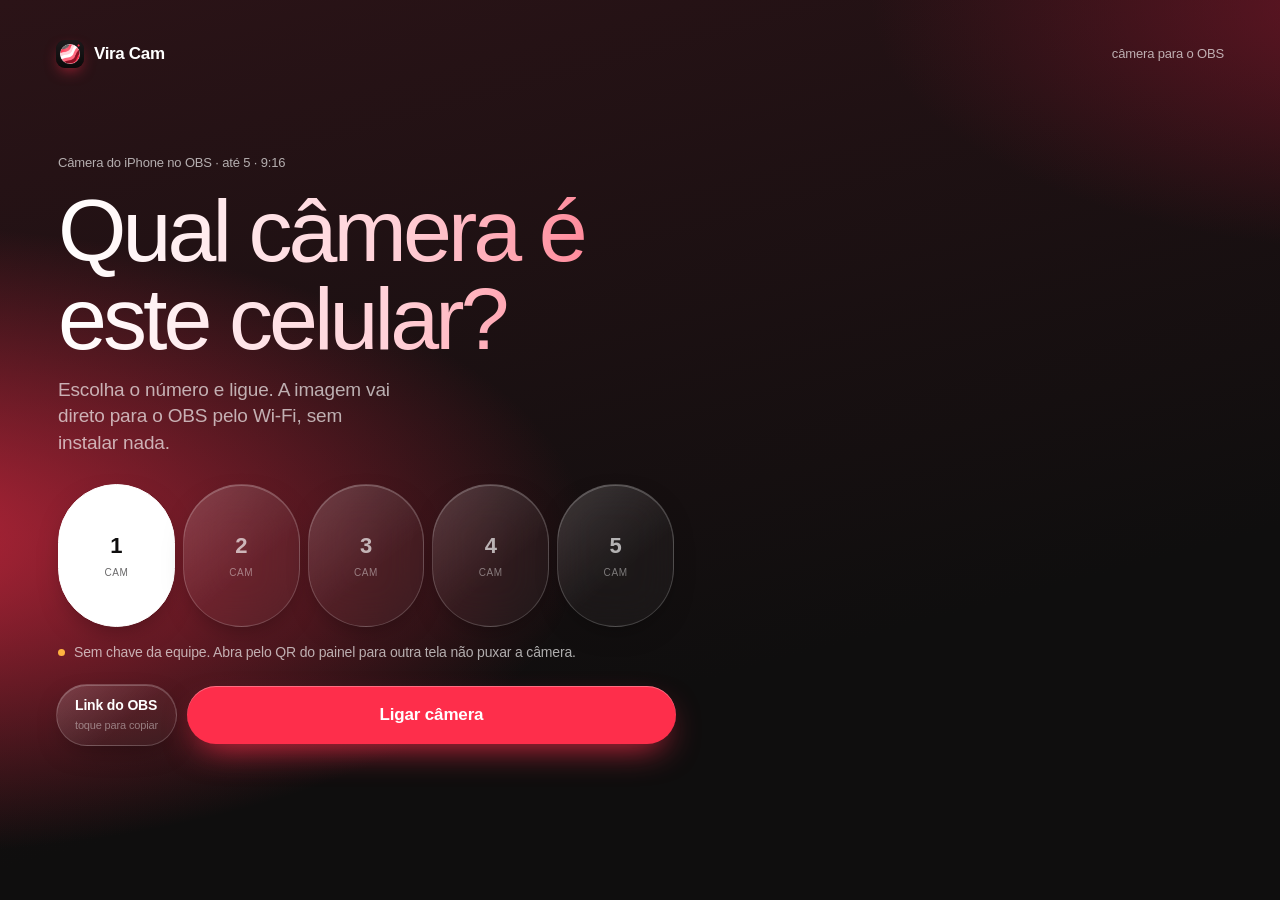
<file: index.html>
<!doctype html>
<html lang="pt-BR">
<head>
<meta charset="utf-8">
<meta name="viewport" content="width=device-width, initial-scale=1, viewport-fit=cover, user-scalable=no">
<title>Vira Cam</title>
<meta name="description" content="Câmera do celular direto no OBS por WebRTC, em 9:16, com zoom. Até 5 celulares ao mesmo tempo.">
<meta name="theme-color" content="#0f0e0e">
<meta name="apple-mobile-web-app-capable" content="yes">
<meta name="mobile-web-app-capable" content="yes">
<meta name="apple-mobile-web-app-status-bar-style" content="black-translucent">
<meta name="apple-mobile-web-app-title" content="Vira Cam">
<link rel="manifest" href="manifest.webmanifest">
<link rel="apple-touch-icon" href="icon-180.png">
<link rel="icon" type="image/png" href="icon-192.png">
<script>
// Esta é a página do CELULAR. Se for aberta dentro do OBS (fonte Navegador), vai para a página do OBS
// com a mesma sala e chave, para o link errado não deixar a fonte sem imagem.
if (/\bOBS\//.test(navigator.userAgent)) location.replace('view.html' + location.search);
</script>
<link rel="preconnect" href="https://fonts.googleapis.com"><link rel="preconnect" href="https://fonts.gstatic.com" crossorigin>
<link href="https://fonts.googleapis.com/css2?family=Inter:wght@400;500;600&display=swap" rel="stylesheet">
<style>
:root{--bg:#0f0e0e;--bg2:#161316;--cinza:#4b4a4b;--red:#fe2e4b;--ink:#fff;--ink2:rgba(255,255,255,.66);--ink3:rgba(255,255,255,.42);--linha:rgba(255,255,255,.1);
  --glass:rgba(255,255,255,.07);--glass2:rgba(255,255,255,.12);--glass-b:rgba(255,255,255,.18);--ok:#3ddc84;--warn:#ffb340;--err:#fe2e4b;
  --font:"Helvetica Neue",Helvetica,Inter,Arial,sans-serif;--r:30px}
*{box-sizing:border-box;-webkit-tap-highlight-color:transparent}
html{background:var(--bg)}
html,body{margin:0;height:100%;color:var(--ink);font:400 16px/1.4 var(--font);overscroll-behavior:none;-webkit-user-select:none;user-select:none;-webkit-font-smoothing:antialiased;letter-spacing:-.01em}
body{height:100dvh;display:flex;flex-direction:column;padding:env(safe-area-inset-top) env(safe-area-inset-right) env(safe-area-inset-bottom) env(safe-area-inset-left);
  background:radial-gradient(75% 55% at -5% 55%,rgba(254,46,75,.62),transparent 70%),radial-gradient(60% 45% at 105% -5%,rgba(150,24,48,.55),transparent 70%),linear-gradient(165deg,#2b1317 0%,#170f11 45%,#0f0e0e 100%);background-attachment:fixed}
button,select,input{font:inherit;color:inherit;letter-spacing:inherit}
button{border:0;background:none;cursor:pointer;padding:0}
svg{stroke:currentColor;fill:none;stroke-width:1.6;stroke-linecap:round;stroke-linejoin:round}
.vh{position:absolute!important;width:1px;height:1px;overflow:hidden;clip:rect(0 0 0 0);white-space:nowrap}
.gl{background:linear-gradient(140deg,rgba(255,255,255,.17),rgba(255,255,255,.04) 60%);box-shadow:inset 0 1px 0 rgba(255,255,255,.22),0 10px 30px -14px rgba(0,0,0,.55);border:1px solid var(--glass-b);backdrop-filter:blur(24px) saturate(1.4);-webkit-backdrop-filter:blur(24px) saturate(1.4)}

/* barra de cima */
#barra{display:grid;grid-template-columns:46px auto 1fr 46px;align-items:center;gap:8px;padding:10px 14px 8px}
.redondo{width:46px;height:46px;border-radius:50%;display:flex;align-items:center;justify-content:center;color:var(--ink);background:linear-gradient(140deg,rgba(255,255,255,.17),rgba(255,255,255,.04) 60%);box-shadow:inset 0 1px 0 rgba(255,255,255,.22),0 10px 30px -14px rgba(0,0,0,.55);border:1px solid var(--glass-b);backdrop-filter:blur(24px);-webkit-backdrop-filter:blur(24px);transition:background .15s,transform .1s}
.redondo:active{transform:scale(.94)}
.redondo svg{width:20px;height:20px}
.redondo.on{background:#fff;color:#0f0e0e;border-color:#fff}
.chipTop{position:relative;height:46px;min-width:72px;padding:0 16px;border-radius:999px;display:flex;align-items:center;justify-content:center;font-size:14px;font-weight:500;cursor:pointer;background:linear-gradient(140deg,rgba(255,255,255,.17),rgba(255,255,255,.04) 60%);box-shadow:inset 0 1px 0 rgba(255,255,255,.22),0 10px 30px -14px rgba(0,0,0,.55);border:1px solid var(--glass-b);backdrop-filter:blur(24px);-webkit-backdrop-filter:blur(24px)}
.chipTop select{position:absolute;inset:0;opacity:0;width:100%;height:100%;cursor:pointer}
#rotCam{justify-self:center;display:flex;flex-direction:column;align-items:center;justify-content:center;height:50px;padding:0 22px;border-radius:999px;line-height:1;background:linear-gradient(140deg,rgba(255,255,255,.17),rgba(255,255,255,.04) 60%);box-shadow:inset 0 1px 0 rgba(255,255,255,.22),0 10px 30px -14px rgba(0,0,0,.55);border:1px solid var(--glass-b);backdrop-filter:blur(24px);-webkit-backdrop-filter:blur(24px)}
#rotCam b{font-size:16px;font-weight:600;letter-spacing:-.01em}
#rotCam small{font-size:11px;color:var(--ink3);margin-top:5px}

/* visor */
#palco{flex:1;min-height:0;display:flex;align-items:center;justify-content:center;padding:2px 14px 0;position:relative}
#quadro{position:relative;background:#000;border-radius:var(--r);overflow:hidden;touch-action:none;box-shadow:0 0 0 1px rgba(255,255,255,.14),0 30px 60px -24px rgba(0,0,0,.8)}
#preview{position:absolute;inset:0;width:100%;height:100%;object-fit:cover;transform-origin:50% 50%;will-change:transform;background:#000}
.canto{position:absolute;width:18px;height:18px;border-color:rgba(255,255,255,.7);border-style:solid;border-width:0;z-index:3;pointer-events:none}
.canto.a{top:16px;left:16px;border-top-width:1.5px;border-left-width:1.5px}.canto.b{top:16px;right:16px;border-top-width:1.5px;border-right-width:1.5px}
.canto.c{bottom:16px;left:16px;border-bottom-width:1.5px;border-left-width:1.5px}.canto.d{bottom:16px;right:16px;border-bottom-width:1.5px;border-right-width:1.5px}
#colegas{position:absolute;inset:0;display:flex;align-items:flex-end;justify-content:flex-end;gap:6px;padding:8px;pointer-events:none}
#colegas:empty{display:none}
.colega{position:relative;width:34%;aspect-ratio:9/16;border-radius:16px;overflow:hidden;background:#000;box-shadow:0 0 0 1px rgba(255,255,255,.3);pointer-events:auto;flex:none}
.colega video{width:100%;height:100%;object-fit:cover;display:block;background:#000}
.colega .rot{position:absolute;left:6px;bottom:6px;font-size:12px;font-weight:500;color:#fff;background:rgba(0,0,0,.55);padding:3px 8px;border-radius:999px;pointer-events:none}
.colega .tocar{position:absolute;inset:0;display:none;align-items:center;justify-content:center;background:rgba(0,0,0,.6);color:#fff;font-weight:500;font-size:13px;text-align:center;padding:10px}
.colega.semsom .tocar{display:flex}
.colega.grande{position:absolute;inset:0;width:100%;height:100%;border-radius:0;box-shadow:none;z-index:3}
#topo{position:absolute;left:0;right:0;top:0;padding:14px 48px;display:flex;flex-direction:column;align-items:center;gap:6px;pointer-events:none;z-index:4}
.pill{font-size:13px;font-weight:500;padding:9px 15px 9px 12px;border-radius:999px;background:rgba(15,14,14,.62);border:1px solid rgba(255,255,255,.16);color:#fff;display:inline-flex;align-items:center;gap:8px;max-width:100%}
.pill[hidden]{display:none}
.pill i{width:7px;height:7px;border-radius:50%;background:var(--ink3);display:inline-block;flex:none}
.pill.ok i{background:var(--ok)}.pill.warn i{background:var(--warn)}.pill.err i{background:var(--err)}
.pill.big{font-size:14px;padding:10px 16px 10px 13px}
.pill.big.ok{background:var(--red);border-color:rgba(255,255,255,.25);box-shadow:0 8px 24px -8px rgba(254,46,75,.8)}
.pill.big.ok i{background:#fff;animation:pulso 1.6s ease-in-out infinite}
@keyframes pulso{50%{opacity:.3}}
#stSinal:not(.err){display:none}
#salaTiles{position:absolute;left:14px;bottom:66px;display:flex;gap:6px;z-index:4;max-width:calc(100% - 28px);overflow-x:auto;scrollbar-width:none}
#salaTiles:empty{display:none}
#salaTiles.oculto{opacity:0;pointer-events:none;width:1px;height:1px;overflow:hidden}
.tile{position:relative;flex:none;width:72px;aspect-ratio:9/16;border-radius:14px;overflow:hidden;background:#000;box-shadow:0 0 0 1px rgba(255,255,255,.35)}
.tile video{width:100%;height:100%;object-fit:cover;display:block}
.tile span{position:absolute;left:0;right:0;bottom:0;font-size:11px;font-weight:500;padding:3px 6px;background:linear-gradient(transparent,rgba(0,0,0,.75));color:#fff;white-space:nowrap;overflow:hidden;text-overflow:ellipsis}
.tile.grande{display:none}
.tile.audio{display:flex;align-items:center;justify-content:center;background:rgba(30,28,30,.92)}
.tile.audio video{display:none}
.tile.audio span{position:static;background:none;white-space:normal;text-align:center;padding:6px}
#salaGrande{position:absolute;inset:0;width:100%;height:100%;object-fit:cover;z-index:2;background:#000}
#salaGrande[hidden]{display:none}
#quadro.grande #preview{inset:auto;top:14px;right:14px;width:28%;height:auto;aspect-ratio:9/16;border-radius:14px;z-index:3;box-shadow:0 0 0 1px rgba(255,255,255,.4);transform:none!important}
#quadro.grande #guia,#quadro.grande .canto{display:none}
#quadro.grande #topo{z-index:5;right:30%;align-items:flex-start;padding-left:14px}

/* guia: esboço da live por cima da imagem */
#guia{position:absolute;inset:0;pointer-events:none}
#guia[hidden]{display:none}
#guia i{position:absolute;background:rgba(255,255,255,.14)}
#guia .v1{left:33.33%;top:0;bottom:0;width:1px}#guia .v2{left:66.66%;top:0;bottom:0;width:1px}
#guia .h1{top:33.33%;left:0;right:0;height:1px}#guia .h2{top:66.66%;left:0;right:0;height:1px}
#guia .faixa{position:absolute;left:0;right:0;display:flex;padding:0 12px}
#guia .faixa.topo{top:0;height:13.02%;align-items:flex-end;gap:7px;padding-bottom:9px;background:linear-gradient(180deg,rgba(0,0,0,.5),rgba(0,0,0,0))}
#guia .faixa.base{bottom:0;height:21.88%;flex-direction:column;justify-content:flex-end;align-items:stretch;gap:8px;padding-bottom:12px;background:linear-gradient(0deg,rgba(0,0,0,.55),rgba(0,0,0,0))}
#guia .faixa.topo::after,#guia .faixa.base::before{content:"";position:absolute;left:0;right:0;height:0;border-top:1px dashed rgba(255,255,255,.55)}
#guia .faixa.topo::after{bottom:0}#guia .faixa.base::before{top:0}
#guia .av{width:26px;height:26px;border-radius:50%;background:rgba(255,255,255,.85);flex:none}
#guia .nome{display:flex;flex-direction:column;gap:4px;width:64px}
#guia .nome b,#guia .txt b{display:block;height:6px;border-radius:3px;background:rgba(255,255,255,.85)}
#guia .nome b+b,#guia .txt b+b{width:70%;opacity:.55}
#guia .vivo{font-size:10px;font-weight:700;text-transform:uppercase;letter-spacing:.04em;color:#fff;background:var(--red);padding:5px 7px;border-radius:5px;margin-left:2px}
#guia .olho{font-size:11px;font-weight:600;color:#fff;background:rgba(0,0,0,.4);padding:5px 7px;border-radius:5px}
#guia .xis{margin-left:auto;width:14px;height:14px;position:relative;opacity:.9}
#guia .xis::before,#guia .xis::after{content:"";position:absolute;left:6px;top:-1px;width:1.5px;height:16px;background:#fff;transform:rotate(45deg)}
#guia .xis::after{transform:rotate(-45deg)}
#guia .com{display:flex;align-items:center;gap:8px}
#guia .com .av{width:22px;height:22px}
#guia .txt{display:flex;flex-direction:column;gap:4px;width:58%}
#guia .campo{display:flex;align-items:center;justify-content:space-between;height:34px;border-radius:999px;border:1px solid rgba(255,255,255,.7);padding:0 6px 0 14px;margin-top:2px}
#guia .campo span{font-size:12px;color:rgba(255,255,255,.85)}
#guia .campo .cor{width:22px;height:22px;position:relative}
#guia .campo .cor::before{content:"";position:absolute;inset:3px;background:#fff;clip-path:path('M8 14.5C3 11 0 8.3 0 5 0 2.2 2.1 0 4.7 0 6.1 0 7.3.7 8 1.8 8.7.7 9.9 0 11.3 0 13.9 0 16 2.2 16 5c0 3.3-3 6-8 9.5z')}
#guia .zona{display:none}
.chipGuia{position:absolute;left:50%;bottom:16px;transform:translateX(-50%);z-index:5;display:flex;align-items:center;gap:8px;height:40px;padding:0 16px 0 12px;border-radius:999px;background:rgba(15,14,14,.6);border:1px solid rgba(255,255,255,.22);color:#fff;font-size:13px;font-weight:500;white-space:nowrap}
.chipGuia svg{width:17px;height:17px}
.chipGuia .des{display:none}
.chipGuia.on{background:#fff;color:#0f0e0e;bottom:calc(21.88% + 12px)}
.chipGuia.on .lig{display:none}.chipGuia.on .des{display:inline}
body:not(.ao-vivo) .chipGuia,#quadro.grande .chipGuia{display:none}
#quadro:has(#guia:not([hidden])) #topo{top:13.02%;padding-top:12px}
#quadro:has(#guia:not([hidden])) .canto{display:none}

/* controles */
#controles{padding:12px 14px 6px;display:none;flex-direction:column;gap:10px}
#controles.on{display:flex}
.leituras{display:grid;grid-template-columns:46px 1fr 1fr 1fr 46px;align-items:center;padding:7px;border-radius:999px;background:linear-gradient(140deg,rgba(255,255,255,.17),rgba(255,255,255,.04) 60%);box-shadow:inset 0 1px 0 rgba(255,255,255,.22),0 10px 30px -14px rgba(0,0,0,.55);border:1px solid var(--glass-b)}
.leituras .redondo{width:44px;height:44px;background:var(--glass2);border-color:transparent}
.leituras>div{display:flex;flex-direction:column;align-items:center;gap:4px;min-width:0;border-left:1px solid var(--linha)}
.leituras>div:nth-child(2){border-left:0}
.leituras b{font-size:17px;font-weight:600;white-space:nowrap;font-variant-numeric:tabular-nums}
.leituras small{font-size:11px;color:var(--ink3)}
.leituras .warn b{color:var(--warn)}
#controles.detalhes #leituras{background:#fff;color:#0f0e0e}
.info{display:none;flex-wrap:wrap;gap:6px}
#controles.detalhes .info:has(.pill:not([hidden])),#controles .info:has(#stFonte:not([hidden])){display:flex}
#controles:not(.detalhes) .info .pill:not(#stFonte){display:none}
.info .pill{background:linear-gradient(140deg,rgba(255,255,255,.17),rgba(255,255,255,.04) 60%);box-shadow:inset 0 1px 0 rgba(255,255,255,.22),0 10px 30px -14px rgba(0,0,0,.55);border:1px solid var(--glass-b);font-size:12px;line-height:1.35}
.zoom{display:flex;align-items:center;gap:4px;padding:7px 18px;border-radius:999px;background:linear-gradient(140deg,rgba(255,255,255,.17),rgba(255,255,255,.04) 60%);box-shadow:inset 0 1px 0 rgba(255,255,255,.22),0 10px 30px -14px rgba(0,0,0,.55);border:1px solid var(--glass-b)}
.zoom .lado{display:flex;flex-direction:column;gap:4px;flex:1;min-width:0}
.zoom .lado.dir{align-items:flex-end}
.zoom .lado small{font-size:11px;color:var(--ink3)}
.zoom .lado b{font-size:15px;font-weight:600;white-space:nowrap;text-transform:capitalize}
.zoom .z{min-width:42px;height:38px;border-radius:999px;font-size:14px;font-weight:500;color:var(--ink2);transition:background .15s}
.zoom .z.on{background:#fff;color:#0f0e0e}
.zoom input[type=range]{position:absolute;width:1px;height:1px;opacity:0;pointer-events:none}
.zoom .val{display:none}
.base{display:grid;grid-template-columns:1fr auto 1fr;align-items:center;padding:4px 4px 2px}
.base .esq{justify-self:start}.base .dir{justify-self:end}
.acao{display:flex;flex-direction:column;align-items:center;gap:6px;font-size:12px;color:var(--ink2)}
.acao .bola{width:56px;height:56px;border-radius:50%;display:flex;align-items:center;justify-content:center;color:#fff;background:linear-gradient(140deg,rgba(255,255,255,.17),rgba(255,255,255,.04) 60%);box-shadow:inset 0 1px 0 rgba(255,255,255,.22),0 10px 30px -14px rgba(0,0,0,.55);border:1px solid var(--glass-b);transition:background .15s}
.acao svg{width:22px;height:22px}
.acao.on .bola{background:#fff;color:#0f0e0e;border-color:#fff}
.acao .corte{display:none}
.acao.mudo .bola{background:rgba(254,46,75,.18);border-color:rgba(254,46,75,.6);color:var(--red)}
.acao.mudo{color:var(--red)}
.acao.mudo .corte{display:block}
.acao .sub{display:none}
#btEscuro .disparo{width:80px;height:80px;border-radius:50%;padding:5px;display:block;border:1.5px solid rgba(255,255,255,.85)}
#btEscuro .disparo span{display:flex;align-items:center;justify-content:center;width:100%;height:100%;border-radius:50%;background:#fff;color:#0f0e0e}
#btEscuro .disparo svg{width:24px;height:24px}
#btEscuro:active .disparo{transform:scale(.95)}
#btSala .bola{width:auto;height:52px;padding:0 20px;border-radius:999px;gap:8px;font-size:15px;font-weight:500}
#btSala .bola svg{width:19px;height:19px}

/* tela inicial: tipografia grande e brilho vermelho, sem ilustração */
#inicio{position:fixed;inset:0;z-index:10;display:flex;flex-direction:column;padding:calc(22px + env(safe-area-inset-top)) 20px calc(18px + env(safe-area-inset-bottom));
  background:radial-gradient(80% 50% at -10% 60%,rgba(254,46,75,.7),transparent 70%),radial-gradient(60% 40% at 110% 0%,rgba(150,24,48,.6),transparent 70%),linear-gradient(165deg,#2b1317,#0f0e0e 70%)}
#inicio .topo-ini{display:flex;align-items:center;justify-content:space-between}
#inicio .marca{display:flex;align-items:center;gap:10px;font-size:17px;font-weight:600;letter-spacing:-.02em}
#inicio .marca i{width:28px;height:28px;border-radius:9px;background:url(icon-192.png) center/cover;box-shadow:0 6px 16px -6px rgba(254,46,75,.9)}
#inicio .versao{font-size:13px;color:var(--ink2)}
#inicio .cartao-ini{flex:1;display:flex;flex-direction:column;justify-content:flex-end;padding:0 2px}
#inicio .cartao-ini .canto,#inicio .ilustra{display:none}
#inicio .eti{align-self:flex-start;font-size:13px;color:var(--ink2);margin-bottom:14px}
#inicio h1{font-size:44px;line-height:1;margin:0 0 14px;font-weight:500;letter-spacing:-.045em;background:linear-gradient(90deg,#fff 0%,#ffd0d7 55%,#ff6b80 100%);-webkit-background-clip:text;background-clip:text;color:transparent}
#inicio p{margin:0 0 28px;color:var(--ink2);font-size:16px;max-width:32ch}
.seg{display:grid;grid-template-columns:repeat(5,1fr);gap:8px}
.seg button{aspect-ratio:.82;border-radius:999px;background:linear-gradient(140deg,rgba(255,255,255,.17),rgba(255,255,255,.04) 60%);box-shadow:inset 0 1px 0 rgba(255,255,255,.22),0 10px 30px -14px rgba(0,0,0,.55);border:1px solid var(--glass-b);font-size:22px;font-weight:500;color:var(--ink2);display:flex;flex-direction:column;align-items:center;justify-content:center;gap:4px;transition:background .15s,color .15s,transform .1s;backdrop-filter:blur(20px);-webkit-backdrop-filter:blur(20px)}
.seg button span{font-size:10px;letter-spacing:.06em;color:var(--ink3)}
.seg button.on{background:#fff;color:#0f0e0e;border-color:#fff}
.seg button.on span{color:#6b6a6b}
.seg button:active{transform:scale(.95)}
#chaveInfo{margin-top:16px;font-size:14px;color:var(--ink2);display:flex;align-items:center;gap:9px;line-height:1.35}
#chaveInfo b{color:#fff;font-weight:600}
#chaveInfo::before{content:"";width:7px;height:7px;border-radius:50%;background:var(--warn);flex:none}
#chaveInfo.ok::before{background:var(--ok)}
.rodape-ini{display:flex;align-items:center;gap:10px;padding:22px 0 0}
.rodape-ini .obs{display:flex;flex-direction:column;gap:3px;text-align:left;flex:none;padding:11px 18px;border-radius:999px;background:linear-gradient(140deg,rgba(255,255,255,.17),rgba(255,255,255,.04) 60%);box-shadow:inset 0 1px 0 rgba(255,255,255,.22),0 10px 30px -14px rgba(0,0,0,.55);border:1px solid var(--glass-b)}
.rodape-ini .obs b{font-size:14px;font-weight:600}
.rodape-ini .obs small{font-size:11px;color:var(--ink3)}
.btn{display:flex;align-items:center;justify-content:center;gap:10px;width:100%;min-height:58px;padding:14px 20px;border-radius:999px;font-weight:600;font-size:17px;background:var(--red);color:#fff;box-shadow:0 14px 34px -12px rgba(254,46,75,.9),inset 0 1px 0 rgba(255,255,255,.3);transition:transform .1s}
.rodape-ini .btn{flex:1}
.btn:active{transform:scale(.985)}
.btn:disabled{opacity:.55}
.btn.sec{background:linear-gradient(140deg,rgba(255,255,255,.17),rgba(255,255,255,.04) 60%);box-shadow:inset 0 1px 0 rgba(255,255,255,.22),0 10px 30px -14px rgba(0,0,0,.55);border:1px solid var(--glass-b);color:#fff;font-weight:500;font-size:15px;min-height:52px;box-shadow:none}
#linkObs{display:none}

/* folha de ajustes */
#folha{position:fixed;inset:0;display:none;z-index:20}
#folha.on{display:block}
#folha .fundo{position:absolute;inset:0;background:rgba(0,0,0,.5)}
#folha .painel{position:absolute;left:8px;right:8px;bottom:8px;max-height:88dvh;overflow:auto;border-radius:34px;padding:8px 16px calc(18px + env(safe-area-inset-bottom));animation:sobe .24s cubic-bezier(.2,.8,.2,1);background:rgba(24,20,22,.86);backdrop-filter:blur(30px) saturate(1.5);-webkit-backdrop-filter:blur(30px) saturate(1.5);border:1px solid var(--glass-b);box-shadow:0 30px 60px -20px rgba(0,0,0,.7)}
@keyframes sobe{from{transform:translateY(40px);opacity:.4}}
#folha .alca{width:38px;height:5px;border-radius:3px;background:rgba(255,255,255,.22);margin:4px auto 12px}
#folha .cab{display:flex;align-items:center;justify-content:space-between;margin-bottom:18px;padding:0 4px}
#folha h2{margin:0;font-size:28px;font-weight:500;letter-spacing:-.04em}
#folha .x{width:38px;height:38px;border-radius:50%;background:var(--glass2);display:flex;align-items:center;justify-content:center;color:var(--ink2)}
#folha .x svg{width:15px;height:15px;stroke-width:2}
.grupo{margin-bottom:20px}
.grupo>h3{margin:0 0 8px 8px;font-size:13px;font-weight:500;color:var(--ink3)}
.cartao{background:linear-gradient(140deg,rgba(255,255,255,.17),rgba(255,255,255,.04) 60%);box-shadow:inset 0 1px 0 rgba(255,255,255,.22),0 10px 30px -14px rgba(0,0,0,.55);border:1px solid var(--glass-b);border-radius:24px;padding:0 16px}
.linha{display:flex;align-items:center;justify-content:space-between;gap:12px;padding:12px 0;border-bottom:1px solid var(--linha);min-height:56px}
.linha:last-child{border-bottom:0}
.linha label{color:#fff;font-weight:500;font-size:15px;min-width:0}
.linha small{display:block;color:var(--ink3);font-weight:400;font-size:13px;margin-top:3px;line-height:1.3}
.linha select,.linha input[type=text]{background:var(--glass2);border:0;border-radius:999px;padding:9px 14px;max-width:44%;flex:none;font-size:15px;color:#fff;-webkit-user-select:text;user-select:text}
.linha select option{color:#000}
.linha input[type=checkbox]{-webkit-appearance:none;appearance:none;width:51px;height:31px;border-radius:999px;background:rgba(255,255,255,.16);position:relative;flex:none;cursor:pointer;transition:background .2s;margin:0}
.linha input[type=checkbox]::after{content:"";position:absolute;top:2px;left:2px;width:27px;height:27px;border-radius:50%;background:#fff;box-shadow:0 2px 5px rgba(0,0,0,.3);transition:transform .2s}
.linha input[type=checkbox]:checked{background:var(--red)}
.linha input[type=checkbox]:checked::after{transform:translateX(20px)}
.linha .modo{display:none;gap:2px;background:var(--glass2);border-radius:999px;padding:3px}
.linha .modo.on{display:flex}
.linha .modo button{padding:7px 12px;border-radius:999px;font-size:13px;font-weight:500;color:var(--ink2)}
.linha .modo button.on{background:#fff;color:#0f0e0e}
.linha.so-modo{display:none}
.linha.so-modo:has(.modo.on){display:flex}
.linha .mini{background:#fff;color:#0f0e0e;border-radius:999px;padding:9px 16px;font-size:14px;font-weight:600;flex:none}
.botoes{display:flex;flex-direction:column;gap:8px}
.ajuda{color:var(--ink2);font-size:14px;line-height:1.5}
.ajuda summary{list-style:none;cursor:pointer;color:#fff;font-weight:500;padding:16px 18px;background:linear-gradient(140deg,rgba(255,255,255,.17),rgba(255,255,255,.04) 60%);box-shadow:inset 0 1px 0 rgba(255,255,255,.22),0 10px 30px -14px rgba(0,0,0,.55);border:1px solid var(--glass-b);border-radius:24px}
.ajuda summary::-webkit-details-marker{display:none}
.ajuda[open] summary{margin-bottom:12px}
.ajuda p{margin:0 6px 10px}
.ajuda b{color:#fff}
#btFechar{margin-top:4px}
#toast{position:fixed;left:50%;top:calc(80px + env(safe-area-inset-top));transform:translateX(-50%) translateY(-10px);background:#fff;color:#0f0e0e;padding:12px 18px;border-radius:999px;font-weight:500;font-size:14px;opacity:0;transition:.2s;z-index:30;max-width:88vw;text-align:center;pointer-events:none;box-shadow:0 14px 30px -10px rgba(0,0,0,.6)}
#toast.on{opacity:1;transform:translateX(-50%) translateY(0)}
#escuro{position:fixed;inset:0;display:none;align-items:center;justify-content:center;background:#000;z-index:15;text-align:center;padding:30px}
#escuro.on{display:flex}
#escuro p{margin:16px auto 0;color:#55585e;font-size:14px;max-width:30ch}
#gire{position:fixed;inset:0;display:none;align-items:center;justify-content:center;background:var(--bg);z-index:40;font-weight:500;font-size:18px;text-align:center;padding:30px}
@media (orientation:landscape) and (max-height:500px) and (pointer:coarse){#gire{display:flex}}

/* durante a transmissão: sem desfoque ao vivo (custa quadros no envio) */
body.ao-vivo :is(.redondo,.chipTop,#rotCam,.pill,.leituras,.zoom,.acao .bola,#controles,.chipGuia){backdrop-filter:none!important;-webkit-backdrop-filter:none!important}

/* desktop: visor à esquerda, controles num cartão de vidro à direita */
@media (min-width:900px){
  body{display:grid;grid-template-columns:minmax(0,1fr) 400px;grid-template-rows:auto minmax(0,1fr);column-gap:28px;padding:22px 32px 26px}
  #barra{grid-column:1/-1;padding:0 0 20px}
  #rotCam{flex-direction:row;gap:12px;height:46px}
  #rotCam small{margin:0}
  #palco{grid-column:1;grid-row:2;padding:0}
  #controles{grid-column:2;grid-row:2;align-self:center;padding:24px;border-radius:36px;gap:14px;background:rgba(255,255,255,.05);border:1px solid var(--glass-b)}
  #controles::before{content:"Transmissão";font-size:30px;font-weight:500;letter-spacing:-.04em;margin:2px 4px 6px}
  .base{padding-top:8px}
  #inicio{padding:40px 56px;justify-content:center}
  #inicio .topo-ini{position:absolute;left:56px;right:56px;top:40px}
  #inicio .cartao-ini{flex:none;max-width:620px}
  #inicio h1{font-size:88px}
  #inicio p{font-size:19px}
  .rodape-ini{max-width:620px}
  #folha .painel{left:auto;right:16px;top:16px;bottom:16px;width:440px;max-height:none;animation:entra .24s cubic-bezier(.2,.8,.2,1)}
  #folha .alca{display:none}
  @keyframes entra{from{transform:translateX(40px);opacity:.4}}
  #toast{top:28px}
}
body.ao-vivo,body.ao-vivo *{box-shadow:none!important}
body.ao-vivo #quadro{outline:1px solid rgba(255,255,255,.16);outline-offset:-1px}
@media (prefers-reduced-motion:reduce){*{animation:none!important;transition:none!important}}
</style>
</head>
<body>

<header id="barra">
  <button type="button" class="redondo" id="btCamera" aria-label="Virar a câmera">
    <svg viewBox="0 0 24 24"><path d="M20 11a8 8 0 00-14.3-4.9L4 8M4 4v4h4"/><path d="M4 13a8 8 0 0014.3 4.9L20 16M20 20v-4h-4"/></svg>
    <span class="vh" id="subCamera">traseira</span>
  </button>
  <label class="chipTop" id="acQual"><span id="subQual">1080p</span>
    <select id="selQual" aria-label="Qualidade"><option value="4k">4K (se o iPhone deixar)</option><option value="1080">1080p</option><option value="720">720p</option></select>
  </label>
  <div id="rotCam"><b id="rotCamN">CAM 1</b><small id="rotEquipe">sem equipe</small></div>
  <button type="button" class="redondo" id="btConfig" aria-label="Ajustes">
    <svg viewBox="0 0 24 24"><circle cx="5.5" cy="12" r="1.3"/><circle cx="12" cy="12" r="1.3"/><circle cx="18.5" cy="12" r="1.3"/></svg>
  </button>
</header>

<div id="palco">
  <div id="quadro">
    <video id="preview" autoplay playsinline muted></video>
    <div id="guia" hidden>
      <i class="v1"></i><i class="v2"></i><i class="h1"></i><i class="h2"></i>
      <div class="faixa topo">
        <span class="av"></span><span class="nome"><b></b><b></b></span><span class="vivo">ao vivo</span><span class="olho">128</span><span class="xis"></span>
      </div>
      <div class="faixa base">
        <div class="com"><span class="av"></span><span class="txt"><b></b><b></b></span></div>
        <div class="com"><span class="av"></span><span class="txt"><b></b><b style="width:46%"></b></span></div>
        <div class="campo"><span>Comente...</span><i class="cor"></i></div>
      </div>
      <span class="zona">área livre</span>
    </div>
    <button type="button" class="chipGuia" id="btGuia" aria-label="Ver como no Instagram"><svg viewBox="0 0 24 24"><rect x="6" y="2.5" width="12" height="19" rx="3"/><path d="M6 7h12M6 16.5h12"/></svg><span class="lig">Ver como no Instagram</span><span class="des">Esconder</span></button>
    <i class="canto a"></i><i class="canto b"></i><i class="canto c"></i><i class="canto d"></i>
    <div id="colegas"></div>
    <video id="salaGrande" autoplay playsinline muted hidden></video>
    <div id="salaTiles"></div>
    <div id="topo">
      <span class="pill big" id="stObs"><i></i>OBS</span>
      <span class="pill" id="stSinal"><i></i>Sinal</span>
      <span class="pill" id="stSala" hidden><i></i>Sala</span>
    </div>
  </div>
</div>

<section id="controles">
  <div class="leituras">
    <button type="button" class="redondo" id="btEspelho" aria-label="Espelhar"><svg viewBox="0 0 24 24"><path d="M12 3v18"/><path d="M8 7l-4 5 4 5z"/><path d="M16 7l4 5-4 5"/></svg></button>
    <div><b id="lRes">—</b><small>Imagem</small></div>
    <div id="lRedeC"><b id="lRede">—</b><small>Envio</small></div>
    <div id="lLatC"><b id="lLat">—</b><small id="lCam">Atraso</small></div>
    <span class="vh" id="lFps"></span>
    <button type="button" class="redondo" id="leituras" aria-label="Detalhes da transmissão"><svg viewBox="0 0 24 24"><path d="M4 7h10M18 7h2M4 17h4M12 17h8"/><circle cx="16" cy="7" r="2"/><circle cx="10" cy="17" r="2"/></svg></button>
  </div>
  <div class="info">
    <span class="pill" id="stCap" hidden><i></i></span>
    <span class="pill" id="stBit" hidden><i></i></span>
    <span class="pill" id="stFonte" hidden><i></i></span>
  </div>
  <div class="zoom">
    <span class="lado"><small>Zoom</small><b id="zoomTxt">1.0x</b></span>
    <button type="button" class="z" id="btZoomReset" data-z="1">1x</button>
    <button type="button" class="z" data-z="1.5">1.5</button>
    <button type="button" class="z" data-z="2">2x</button>
    <button type="button" class="z" data-z="3">3x</button>
    <span class="val" id="zoomVal">1.0x</span>
    <span class="lado dir"><small>Lente</small><b id="lLente">traseira</b></span>
    <input type="range" id="zoom" min="1" max="5" step="0.01" value="1" aria-label="Zoom">
  </div>
  <div class="base">
    <button type="button" class="acao esq" id="btAudio">
      <span class="bola"><svg viewBox="0 0 24 24"><rect x="9" y="3" width="6" height="11" rx="3"/><path d="M5 11a7 7 0 0014 0M12 18v3"/><path class="corte" d="M4 3l16 18"/></svg></span>
      Microfone<span class="sub" id="subAudio">off</span>
    </button>
    <button type="button" class="acao" id="btEscuro" aria-label="Apagar a tela para o tripé">
      <span class="disparo"><span><svg viewBox="0 0 24 24"><path d="M20 14.5A8 8 0 019.5 4a8 8 0 1010.5 10.5z"/></svg></span></span>
      Apagar tela
    </button>
    <button type="button" class="acao dir" id="btSala">
      <span class="bola"><svg viewBox="0 0 24 24"><circle cx="9" cy="8" r="3.2"/><path d="M3.5 19a5.5 5.5 0 0111 0"/><circle cx="17" cy="9" r="2.6"/><path d="M15.5 14.2a4.6 4.6 0 016 4.3"/></svg>Sala</span>
      <span id="subSala">desligada</span>
    </button>
  </div>
</section>

<div id="inicio">
  <div class="topo-ini"><span class="marca"><i></i>Vira Cam</span><span class="versao">câmera para o OBS</span></div>
  <div class="cartao-ini">
    <i class="canto a"></i><i class="canto b"></i>
    <div class="ilustra" aria-hidden="true"><svg viewBox="0 0 300 260">
      <defs>
        <linearGradient id="gIco" x1="0" y1="0" x2="1" y2="1"><stop offset="0" stop-color="#d3f36b"/><stop offset="1" stop-color="#9fd12a"/></linearGradient>
        <filter id="sIco" x="-30%" y="-30%" width="160%" height="170%"><feDropShadow dx="0" dy="18" stdDeviation="16" flood-color="#5a4a20" flood-opacity=".28"/></filter>
      </defs>
      <g transform="rotate(-8 150 130)" filter="url(#sIco)">
        <rect x="62" y="42" width="176" height="176" rx="48" fill="url(#gIco)"/>
        <rect x="62" y="42" width="176" height="176" rx="48" fill="none" stroke="#fff" stroke-opacity=".6" stroke-width="2"/>
        <g transform="translate(62 42) scale(.34375)"><g fill="none" stroke-linecap="round" stroke-linejoin="round">
  <path d="M120 300a150 150 0 0 1 228-176" stroke="#15120f" stroke-width="26"/>
  <path d="M336 78l20 50-52 8" stroke="#15120f" stroke-width="26"/>
  <path d="M392 212a150 150 0 0 1-228 176" stroke="#15120f" stroke-width="26"/>
  <path d="M176 434l-20-50 52-8" stroke="#15120f" stroke-width="26"/>
</g>
<circle cx="256" cy="256" r="96" fill="#15120f"/>
<circle cx="256" cy="256" r="58" fill="#3a332c"/>
<circle cx="256" cy="256" r="34" fill="#15120f"/>
<circle cx="232" cy="230" r="15" fill="#f4efe7"/>
</g>
      </g>
      <g transform="translate(196 20)">
        <rect width="92" height="34" rx="17" fill="#e5372b"/>
        <circle cx="20" cy="17" r="5" fill="#fff"/>
        <text x="33" y="22.5" font-family="Zalando,system-ui,sans-serif" font-weight="800" font-size="14" fill="#fff">NO AR</text>
      </g>
      <g transform="translate(14 196)">
        <rect width="118" height="40" rx="20" fill="#fff" fill-opacity=".85"/>
        <circle cx="22" cy="20" r="5" fill="#3fae4f"/>
        <text x="36" y="25" font-family="Zalando,system-ui,sans-serif" font-weight="700" font-size="14" fill="#15120f">CAM 1 · OBS</text>
      </g>
    </svg></div>
    <span class="eti">Câmera do iPhone no OBS · até 5 · 9:16</span>
    <h1>Qual câmera é este celular?</h1>
    <p>Escolha o número e ligue. A imagem vai direto para o OBS pelo Wi-Fi, sem instalar nada.</p>
    <div class="seg" id="segSala">
      <button type="button" data-sala="cam1"><b>1</b><span>CAM</span></button>
      <button type="button" data-sala="cam2"><b>2</b><span>CAM</span></button>
      <button type="button" data-sala="cam3"><b>3</b><span>CAM</span></button>
      <button type="button" data-sala="cam4"><b>4</b><span>CAM</span></button>
      <button type="button" data-sala="cam5"><b>5</b><span>CAM</span></button>
    </div>
    <div id="chaveInfo"></div>
  </div>
  <div class="rodape-ini">
    <button type="button" class="obs" id="btLinkObs"><b>Link do OBS</b><small>toque para copiar</small></button>
    <button type="button" class="btn" id="btIniciar">Ligar câmera</button>
  </div>
  <code id="linkObs"></code>
</div>

<div id="folha">
  <div class="fundo" id="folhaFundo"></div>
  <div class="painel">
    <div class="alca"></div>
    <div class="cab"><h2>Ajustes</h2><button type="button" class="x" id="btX" aria-label="Fechar"><svg viewBox="0 0 24 24"><path d="M6 6l12 12M18 6L6 18"/></svg></button></div>

    <div class="grupo"><h3>Imagem</h3><div class="cartao">
      <div class="linha"><label>Lente<small>O botão de virar alterna frontal e traseira</small></label><select id="cfgLente"></select></div>
      <div class="linha"><label>Quadros por segundo</label><select id="cfgFps"><option value="30">30 fps</option><option value="60">60 fps</option></select></div>
      <div class="linha so-modo"><label>Tipo de zoom</label><div class="modo" id="zoomModo"><button type="button" data-m="digital">Digital</button><button type="button" data-m="nativo">Nativo</button></div></div>
      <div class="linha"><label>No OBS<small>Preencher corta sobras; Caber deixa barras</small></label><select id="cfgFit"><option value="cover">Preencher</option><option value="contain">Caber</option></select></div>
      <div class="linha"><label>Inverter largura e altura<small>Se a imagem chegar deitada no OBS</small></label><input type="checkbox" id="cfgSwap"></div>
    </div></div>

    <div class="grupo"><h3>Som</h3><div class="cartao">
      <div class="linha"><label>Microfone deste celular<small>Ligado, o botão Microfone alterna o mudo na hora</small></label><input type="checkbox" id="cfgMic"></div>
      <div class="linha"><label>Qual microfone</label><select id="cfgMicSel"><option value="">Padrão do iPhone</option></select></div>
    </div></div>

    <div class="grupo"><h3>Sala da equipe</h3><div class="cartao">
      <div class="linha"><label>Seu nome na sala</label><input type="text" id="cfgNome" placeholder="ex.: Sanny" maxlength="18" autocapitalize="words"></div>
      <div class="linha"><label>Ouvir a sala aqui<small>Desligue se der eco. Você continua sendo ouvida</small></label><input type="checkbox" id="cfgOuvir" checked></div>
      <div class="linha"><label>Ver os outros aqui<small>Desligue para a prévia ficar só com a sua câmera</small></label><input type="checkbox" id="cfgVer" checked></div>
    </div></div>

    <div class="grupo"><h3>Conexão</h3><div class="cartao">
      <div class="linha"><label>Câmera<small>cam1 a cam5, ou outro nome</small></label><input type="text" id="cfgSala" autocapitalize="off" autocorrect="off" spellcheck="false"></div>
      <div class="linha"><label>Chave da equipe<small>Vem no QR do painel</small></label><input type="text" id="cfgChave" autocapitalize="off" autocorrect="off" spellcheck="false" placeholder="sem chave"></div>
      <div class="linha"><label>Envio<small>6 a 8 Mbps é ótimo em 1080p</small></label><select id="cfgBitrate"><option value="4">4 Mbps</option><option value="6">6 Mbps</option><option value="8">8 Mbps</option><option value="12">12 Mbps</option><option value="20">20 Mbps</option><option value="30">30 Mbps</option></select></div>
      <div class="linha"><label>Codec<small>H264 usa o chip do iPhone</small></label><select id="cfgCodec"><option value="auto">Auto (H264)</option><option value="h264">H264</option><option value="vp9">VP9</option><option value="vp8">VP8</option><option value="av1">AV1</option></select></div>
      <div class="linha"><label>Manter a tela ligada<small id="cfgWakeSt">Pede ao iPhone para não apagar a tela</small></label><input type="checkbox" id="cfgWake" checked></div>
      <div class="linha"><label>Link do OBS<small id="cfgLink"></small></label><button type="button" class="mini" id="btCopiar">Copiar</button></div>
    </div></div>

    <div class="grupo"><h3>Se algo travar</h3><div class="botoes">
      <button type="button" class="btn sec" id="btRedeFraca">Rede fraca: 720p e 4 Mbps</button>
      <button type="button" class="btn sec" id="btReligar">Religar a câmera</button>
      <button type="button" class="btn sec" id="btReconectar">Reconectar o sinal</button>
    </div></div>

    <div class="grupo"><details class="ajuda"><summary>Como usar</summary>
      <p><b>No OBS:</b> fonte Navegador com o link acima, largura 1080 e altura 1920. Celular e PC no mesmo Wi-Fi conectam direto.</p>
      <p><b>No celular:</b> pinça na imagem dá zoom, arrastar move o enquadramento, toque duplo volta ao 1x. A faixa de números mostra a imagem que está saindo; toque nela para ver os detalhes.</p>
      <p><b>Sala:</b> liga uma chamada entre os celulares da mesma chave, inclusive quem está longe. Toque numa pessoa para vê-la grande. Use fone para não dar eco.</p>
      <p><b>Para a live:</b> Modo Avião com Wi-Fi ligado, bloqueio de orientação em retrato, carregador na tomada, Safari na frente.</p>
    </details></div>

    <button type="button" class="btn" id="btFechar">Pronto</button>
  </div>
</div>

<div id="escuro"><div><span class="pill big" id="escuroSt"><i></i>OBS</span><p id="escuroP">Câmera ligada. Toque para ver a prévia.</p></div></div>
<div id="toast"></div>
<div id="gire">Vire o celular na vertical</div>

<script src="vendor/supabase.min.js"></script>
<script src="config.js"></script>
<script src="core.js"></script>
<script>
(() => {
  'use strict';
  const { Signal, LoteIce, Sala, limparSala, transformCss, ordenarCodecs, parSelecionado, caminho } = window.NHVCam;
  const CFG = window.NHVCAM_CONFIG;
  const $ = (s) => document.querySelector(s);

  const QUAL = { '4k': { w: 3840, h: 2160, nome: '4K' }, '1080': { w: 1920, h: 1080, nome: '1080p' }, '720': { w: 1280, h: 720, nome: '720p' } };
  const PADRAO = { sala: 'cam1', chave: '', facing: 'environment', deviceId: '', qualidade: '1080', fps: 30, bitrateMbps: 6, codec: 'auto', swap: false, mirror: false, audio: false, mudo: false, zoomModo: 'digital', fit: 'cover', guia: false, telaLigada: true, colab: false, nome: '', micId: '', ouvir: true, ver: true };
  const CHAVE_LS = 'nhvcam.celular';
  const NOMES = { 'back camera': 'Traseira', 'front camera': 'Frontal', 'back dual wide camera': 'Traseira dupla', 'back dual camera': 'Traseira dupla', 'back triple camera': 'Traseira tripla', 'back ultra wide camera': 'Ultra wide', 'back telephoto camera': 'Teleobjetiva' };
  const NEGOCIACAO_MS = 10000;   // janela em que um "oi" repetido do mesmo OBS é ignorado
  const DESCONECTADO_MS = 5000;  // depois disso tenta reinício de ICE
  const MORTE_MS = 12000;        // depois disso derruba o par e espera o OBS pedir de novo

  let S = Object.assign({}, PADRAO, carregar());
  const urlParams = new URL(location.href).searchParams;
  if (urlParams.get('r')) S.sala = limparSala(urlParams.get('r')) || S.sala;
  if (urlParams.get('k') !== null) S.chave = limparSala(urlParams.get('k'));

  const view = { scale: 1, x: 0, y: 0, mirror: !!S.mirror, fit: S.fit || 'cover' };
  const peers = new Map();      // id do visualizador -> { pc, dc, lote, preview, videoSender, audioSender, pendentes, criado, timers, rx }
  const prevStats = new Map();
  let stream = null, videoTrack = null, audioTrack = null, sig = null, caps = null, wake = null, rodando = false;

  const el = {
    palco: $('#palco'), quadro: $('#quadro'), preview: $('#preview'), inicio: $('#inicio'), controles: $('#controles'), guia: $('#guia'),
    stSinal: $('#stSinal'), stObs: $('#stObs'), stCap: $('#stCap'), stBit: $('#stBit'), stFonte: $('#stFonte'), escuro: $('#escuro'), escuroSt: $('#escuroSt'),
    zoom: $('#zoom'), zoomVal: $('#zoomVal'), zoomModo: $('#zoomModo'),
    btCamera: $('#btCamera'), cfgLente: $('#cfgLente'), subCamera: $('#subCamera'), selQual: $('#selQual'), subQual: $('#subQual'),
    btEspelho: $('#btEspelho'), btAudio: $('#btAudio'), btGuia: $('#btGuia'), folha: $('#folha'), toast: $('#toast'),
    btSala: $('#btSala'), subSala: $('#subSala'), stSala: $('#stSala'), salaTiles: $('#salaTiles'), salaGrande: $('#salaGrande'),
  };

  /* ---------- utilidades ---------- */
  function carregar() { try { return JSON.parse(localStorage.getItem(CHAVE_LS)) || {}; } catch (e) { return {}; } }
  function salvar() { try { localStorage.setItem(CHAVE_LS, JSON.stringify(S)); } catch (e) {} }
  let toastTimer;
  function toast(msg, ms) { el.toast.textContent = msg; el.toast.classList.add('on'); clearTimeout(toastTimer); toastTimer = setTimeout(() => el.toast.classList.remove('on'), ms || 2600); }
  function pill(e, texto, tipo) {
    e.hidden = false; e.className = 'pill' + (e.id === 'stObs' || e.id === 'escuroSt' ? ' big' : '') + (tipo ? ' ' + tipo : '');
    e.innerHTML = '<i></i>'; e.append(texto);
  }
  function baseUrl() { return location.href.split('#')[0].split('?')[0].replace(/[^/]*$/, ''); }
  function salaCompleta() { return S.chave ? S.sala + '-' + S.chave : S.sala; }
  function linkObs() { return baseUrl() + 'view.html?r=' + encodeURIComponent(S.sala) + (S.chave ? '&k=' + encodeURIComponent(S.chave) : ''); }
  function fmtMbps(bps) { return (bps / 1e6).toLocaleString('pt-BR', { maximumFractionDigits: 1 }) + ' Mbps'; }
  function nomeCamera(label, i) { if (!label) return 'Câmera ' + (i + 1); return NOMES[label.trim().toLowerCase()] || label; }
  async function copiar(t) { try { await navigator.clipboard.writeText(t); toast('Link copiado'); } catch (e) { prompt('Copie o link:', t); } }
  function mostrarErro(e) {
    const n = (e && e.name) || '';
    const msgs = {
      NotAllowedError: 'Permissão de câmera negada. Em Ajustes > Safari > Câmera escolha Permitir e recarregue.',
      NotFoundError: 'Nenhuma câmera encontrada.',
      NotReadableError: 'A câmera está em uso por outro app. Feche Camo, Iriun ou a Câmera e tente de novo.',
      OverconstrainedError: 'Esta câmera não aceita essa qualidade. Tente 1080p ou 720p.',
      SecurityError: 'Abra pelo link https.',
    };
    toast(msgs[n] || ('Erro: ' + ((e && e.message) || e)), 6000);
    console.error(e);
  }

  /* ---------- quadro 9:16 ---------- */
  function ajustarQuadro() {
    const r = el.palco.getBoundingClientRect();
    const w = r.width - 28, h = r.height - 6;
    let qw, qh;
    if (!el.guia.hidden || innerWidth >= 900) { if (w / h > 9 / 16) { qh = h; qw = h * 9 / 16; } else { qw = w; qh = w * 16 / 9; } }
    else { qw = w; qh = Math.min(h, w * 16 / 9); } // visor largo como no app Câmera; o Guia mostra o 9:16 inteiro
    el.quadro.style.width = Math.max(0, qw) + 'px'; el.quadro.style.height = Math.max(0, qh) + 'px';
  }
  new ResizeObserver(ajustarQuadro).observe(el.palco);
  new MutationObserver(ajustarQuadro).observe(el.guia, { attributes: true, attributeFilter: ['hidden'] });
  ajustarQuadro();

  /* ---------- tela inicial ---------- */
  function pintarSala() {
    document.querySelectorAll('#segSala button').forEach((b) => b.classList.toggle('on', b.dataset.sala === S.sala));
    $('#linkObs').textContent = linkObs();
    $('#cfgLink').textContent = linkObs();
    const ci = $('#chaveInfo');
    ci.innerHTML = '';
    ci.classList.toggle('ok', !!S.chave);
    if (S.chave) { ci.append('Equipe '); const b = document.createElement('b'); b.textContent = S.chave; ci.append(b); ci.append(' conectada pelo QR do painel'); }
    else ci.textContent = 'Sem chave da equipe. Abra pelo QR do painel para outra tela não puxar a câmera.';
    $('#rotCamN').textContent = rotuloCam(S.sala);
    $('#rotEquipe').textContent = S.chave ? 'equipe ' + S.chave : 'sem equipe';
  }
  document.querySelectorAll('#segSala button').forEach((b) => b.addEventListener('click', () => { S.sala = b.dataset.sala; salvar(); pintarSala(); }));
  $('#linkObs').addEventListener('click', () => copiar(linkObs()));

  $('#btIniciar').addEventListener('click', async () => {
    const b = $('#btIniciar');
    if (!navigator.mediaDevices || !navigator.mediaDevices.getUserMedia) { toast('Abra pelo link https (a câmera exige conexão segura)', 5000); return; }
    b.disabled = true; b.textContent = 'Abrindo câmera';
    acordar(); // primeiro de tudo, ainda dentro do gesto de toque (o Safari pode exigir)
    try {
      await abrirCamera();
    } catch (e) { mostrarErro(e); b.disabled = false; b.textContent = 'Ligar câmera'; return; }
    el.inicio.style.display = 'none'; el.controles.classList.add('on'); document.body.classList.add('ao-vivo'); rodando = true;
    try { await conectarSinal(); } catch (e) { mostrarErro(e); }
    if (S.colab) entrarSalaEq().catch((e) => { console.warn('sala', e); toast('A sala não abriu: ' + ((e && e.message) || e), 4000); });
  });

  /* ---------- câmera ---------- */
  function montarConstraints() {
    const q = QUAL[S.qualidade] || QUAL['1080'];
    const dims = S.swap ? { width: { ideal: q.h }, height: { ideal: q.w } } : { width: { ideal: q.w }, height: { ideal: q.h } };
    const video = Object.assign({ frameRate: { ideal: Number(S.fps) || 30 } }, dims, S.deviceId ? { deviceId: { exact: S.deviceId } } : { facingMode: S.facing });
    const audio = S.audio ? Object.assign({ echoCancellation: true, noiseSuppression: true, autoGainControl: true }, S.micId ? { deviceId: { exact: S.micId } } : {}) : false;
    return { video, audio };
  }

  // Solta a captura atual ANTES de pedir a nova: no iOS um segundo getUserMedia com o primeiro
  // ainda vivo deixa o primeiro mudo sem volta (WebKit), então nunca pedir dois ao mesmo tempo.
  async function abrirCamera() {
    let c = montarConstraints();
    pararTudo();
    let novo;
    try {
      novo = await navigator.mediaDevices.getUserMedia(c);
    } catch (e) {
      if (e.name === 'NotReadableError' || e.name === 'AbortError') {
        await new Promise((r) => setTimeout(r, 700)); // a câmera pode levar um instante para ser liberada
        try { novo = await navigator.mediaDevices.getUserMedia(c); } catch (e2) { e = e2; }
      }
      if (!novo && (S.deviceId || S.micId) && (e.name === 'OverconstrainedError' || e.name === 'NotFoundError' || e.name === 'NotReadableError')) {
        S.deviceId = ''; S.micId = ''; salvar(); c = montarConstraints();
        novo = await navigator.mediaDevices.getUserMedia(c);
      }
      if (!novo) throw e;
    }
    const antigos = stream ? stream.getTracks() : [];
    stream = novo; videoTrack = novo.getVideoTracks()[0]; audioTrack = novo.getAudioTracks()[0] || null;
    if (audioTrack) audioTrack.enabled = !S.mudo; // mudo = manda silêncio sem soltar o microfone
    el.preview.srcObject = new MediaStream([videoTrack]);
    el.preview.play().catch(() => {});
    for (const p of peers.values()) {
      if (p.videoSender) p.videoSender.replaceTrack(videoTrack).catch(() => {});
      if (p.audioSender) p.audioSender.replaceTrack(audioTrack).catch(() => {});
    }
    antigos.forEach((t) => { if (!novo.getTracks().includes(t)) t.stop(); });
    mudoHa = 0;
    caps = capsZoom();
    prepararZoom();
    aplicarPreview();
    pintarCaptura();
    pintarBotoes();
    if (salaEq) salaEq.atualizarTracks(); // a sala segue com a câmera e o microfone novos
    await listarCameras();
    listarMics();
  }
  async function listarMics() {
    try {
      const devs = (await navigator.mediaDevices.enumerateDevices()).filter((d) => d.kind === 'audioinput');
      const sel = $('#cfgMicSel'); sel.innerHTML = '';
      const o0 = document.createElement('option'); o0.value = ''; o0.textContent = 'Padrão do iPhone'; sel.append(o0);
      devs.forEach((d, i) => { const o = document.createElement('option'); o.value = d.deviceId; o.textContent = d.label || ('Microfone ' + (i + 1)); sel.append(o); });
      sel.value = S.micId && devs.some((d) => d.deviceId === S.micId) ? S.micId : '';
    } catch (e) {}
  }
  function pararTudo() { if (stream) stream.getTracks().forEach((t) => t.stop()); stream = null; videoTrack = null; audioTrack = null; }

  // frontal ou traseira, pelo que a captura informa (ou pelo que foi pedido, se o navegador não disser)
  function frenteAgora() {
    const fm = videoTrack && videoTrack.getSettings && videoTrack.getSettings().facingMode;
    return fm ? fm === 'user' : S.facing === 'user';
  }
  async function listarCameras() {
    try {
      const devs = (await navigator.mediaDevices.enumerateDevices()).filter((d) => d.kind === 'videoinput');
      const atual = videoTrack && videoTrack.getSettings().deviceId;
      el.cfgLente.innerHTML = '';
      devs.forEach((d, i) => {
        const o = document.createElement('option');
        o.value = d.deviceId; o.textContent = nomeCamera(d.label, i);
        if (d.deviceId === atual) o.selected = true;
        el.cfgLente.append(o);
      });
    } catch (e) {}
    el.subCamera.textContent = frenteAgora() ? 'frontal' : 'traseira';
  }
  el.cfgLente.addEventListener('change', () => { S.deviceId = el.cfgLente.value; salvar(); abrirCamera().catch(mostrarErro); });
  // Virar: alterna frontal e traseira num toque. A frontal entra espelhada (como a live do Instagram);
  // a traseira volta sem espelho. O botão Espelhar continua valendo por cima.
  el.btCamera.addEventListener('click', async () => {
    if (!rodando || religando) return;
    const paraFrente = !frenteAgora();
    S.facing = paraFrente ? 'user' : 'environment'; S.deviceId = ''; S.mirror = paraFrente; view.mirror = paraFrente; salvar();
    try { await abrirCamera(); } catch (e) { mostrarErro(e); return; }
    aplicarPreview(); enviarView(); pintarBotoes();
    toast(paraFrente ? 'Câmera frontal (espelhada)' : 'Câmera traseira');
  });

  el.selQual.value = S.qualidade; el.subQual.textContent = (QUAL[S.qualidade] || QUAL['1080']).nome;
  el.selQual.addEventListener('change', () => { S.qualidade = el.selQual.value; salvar(); el.subQual.textContent = QUAL[S.qualidade].nome; abrirCamera().catch(mostrarErro); });

  function pintarCaptura() {
    if (!videoTrack) return;
    const s = videoTrack.getSettings();
    pill(el.stCap, (s.width || '?') + 'x' + (s.height || '?') + ' · ' + Math.round(s.frameRate || 0) + ' fps', '');
  }
  function pintarBotoes() {
    el.btEspelho.classList.toggle('on', !!view.mirror);
    const mic = !!(S.audio && audioTrack);
    el.btAudio.classList.toggle('on', mic && !S.mudo);
    el.btAudio.classList.toggle('mudo', mic && !!S.mudo);
    $('#subAudio').textContent = !mic ? 'off' : (S.mudo ? 'mudo' : 'ligado');
    el.btGuia.classList.toggle('on', !!S.guia);
    el.guia.hidden = !S.guia;
    el.btSala.classList.toggle('on', !!salaEq);
  }

  // Vigia da câmera: se o iOS deixar a captura muda por 8 s ou encerrar a trilha com a página
  // na frente, religa sozinho (até 5 tentativas, uma a cada 6 s).
  let mudoHa = 0, religando = false, tentativasReligar = 0, ultimaReligada = 0;
  async function religar(motivo) {
    const agora = performance.now();
    if (religando || agora - ultimaReligada < 6000 || tentativasReligar >= 5) return;
    religando = true; ultimaReligada = agora; tentativasReligar++;
    toast(motivo + ', religando a câmera (' + tentativasReligar + '/5)');
    try { await abrirCamera(); tentativasReligar = 0; toast('Câmera religada'); }
    catch (e) { mostrarErro(e); }
    finally { religando = false; mudoHa = 0; }
  }
  function vigiarCamera() {
    if (!rodando || document.visibilityState !== 'visible' || religando) return;
    if (!videoTrack || videoTrack.readyState === 'ended') { religar('A câmera parou'); return; }
    if (videoTrack.muted) { mudoHa++; if (mudoHa >= 8) religar('A câmera travou'); }
    else { mudoHa = 0; if (tentativasReligar && videoTrack.readyState === 'live') tentativasReligar = 0; }
  }

  /* ---------- zoom (digital no OBS; nativo quando o iPhone expõe) ---------- */
  function capsZoom() {
    try {
      if (!videoTrack || !videoTrack.getCapabilities) return null;
      const c = videoTrack.getCapabilities();
      return c && c.zoom && isFinite(c.zoom.max) && c.zoom.max > c.zoom.min ? c.zoom : null;
    } catch (e) { return null; }
  }
  function limitesZoom() {
    if (S.zoomModo === 'nativo' && caps) return { min: caps.min, max: caps.max, step: caps.step || 0.05 };
    return { min: 1, max: 5, step: 0.01 };
  }
  function prepararZoom() {
    el.zoomModo.classList.toggle('on', !!caps);
    if (!caps && S.zoomModo === 'nativo') S.zoomModo = 'digital';
    el.zoomModo.querySelectorAll('button').forEach((b) => b.classList.toggle('on', b.dataset.m === S.zoomModo));
    const L = limitesZoom();
    el.zoom.min = L.min; el.zoom.max = L.max; el.zoom.step = L.step;
    const atual = S.zoomModo === 'nativo' ? (videoTrack.getSettings().zoom || L.min) : view.scale;
    el.zoom.value = atual; el.zoomVal.textContent = Number(atual).toFixed(1) + 'x';
  }
  let nativoOcupado = false, nativoAlvo = null;
  function setZoom(valor, doSlider) {
    const L = limitesZoom();
    valor = Math.min(L.max, Math.max(L.min, Number(valor) || L.min));
    if (S.zoomModo === 'nativo' && caps) { nativoAlvo = valor; aplicarNativo(); }
    else { view.scale = valor; limitarPan(); aplicarPreview(); enviarView(); }
    if (!doSlider) el.zoom.value = valor;
    el.zoomVal.textContent = valor.toFixed(1) + 'x';
  }
  async function aplicarNativo() {
    if (nativoOcupado) return; nativoOcupado = true;
    try {
      while (nativoAlvo !== null && videoTrack) { const z = nativoAlvo; nativoAlvo = null; await videoTrack.applyConstraints({ advanced: [{ zoom: z }] }); }
    } catch (e) {
      toast('O zoom nativo falhou neste iPhone, usando o digital'); S.zoomModo = 'digital'; salvar(); prepararZoom();
    } finally { nativoOcupado = false; }
  }
  function limitarPan() { const lim = (view.scale - 1) / 2 * 100; view.x = Math.max(-lim, Math.min(lim, view.x)); view.y = Math.max(-lim, Math.min(lim, view.y)); }
  function aplicarPreview() { el.preview.style.transform = transformCss(view); el.preview.style.objectFit = view.fit === 'contain' ? 'contain' : 'cover'; }
  function resetZoom() {
    view.scale = 1; view.x = 0; view.y = 0;
    if (S.zoomModo === 'nativo' && caps) setZoom(Math.min(caps.max, Math.max(caps.min, 1))); else setZoom(1);
    aplicarPreview(); enviarView();
  }
  el.zoom.addEventListener('input', () => setZoom(el.zoom.value, true));
  $('#btZoomReset').addEventListener('click', resetZoom);
  el.zoomModo.querySelectorAll('button').forEach((b) => b.addEventListener('click', () => { S.zoomModo = b.dataset.m; salvar(); prepararZoom(); }));

  // pinça = zoom, um dedo = mover o enquadramento, toque duplo = 1x
  let gesto = null, ultimoToque = 0;
  const dist = (t) => Math.hypot(t[0].clientX - t[1].clientX, t[0].clientY - t[1].clientY);
  el.quadro.addEventListener('touchstart', (e) => {
    if (!videoTrack || el.quadro.classList.contains('grande') || (e.target.closest && e.target.closest('#salaTiles'))) return;
    if (e.touches.length === 2) gesto = { tipo: 'pinch', d0: dist(e.touches), z0: parseFloat(el.zoom.value) || 1 };
    else if (e.touches.length === 1) gesto = { tipo: 'pan', x0: e.touches[0].clientX, y0: e.touches[0].clientY, vx: view.x, vy: view.y };
  }, { passive: true });
  el.quadro.addEventListener('touchmove', (e) => {
    if (!gesto) return;
    e.preventDefault();
    if (gesto.tipo === 'pinch' && e.touches.length === 2) setZoom(gesto.z0 * dist(e.touches) / gesto.d0);
    else if (gesto.tipo === 'pan' && e.touches.length === 1 && view.scale > 1) {
      const r = el.quadro.getBoundingClientRect();
      view.x = gesto.vx + (e.touches[0].clientX - gesto.x0) / r.width * 100;
      view.y = gesto.vy + (e.touches[0].clientY - gesto.y0) / r.height * 100;
      limitarPan(); aplicarPreview(); enviarView();
    }
  }, { passive: false });
  el.quadro.addEventListener('touchend', (e) => {
    if (e.touches.length === 0) {
      const agora = Date.now();
      if (gesto && gesto.tipo === 'pan' && agora - ultimoToque < 300) resetZoom();
      ultimoToque = agora; gesto = null;
    }
  });

  /* ---------- espelho, áudio, guia, tela escura ---------- */
  el.btEspelho.addEventListener('click', () => { view.mirror = !view.mirror; S.mirror = view.mirror; salvar(); aplicarPreview(); enviarView(); pintarBotoes(); });
  // Áudio: o primeiro toque liga o microfone (pede permissão e refaz a captura uma vez);
  // depois disso o mesmo botão alterna o mudo na hora, sem mexer na câmera. Desligar de vez: Config.
  el.btAudio.addEventListener('click', async () => {
    if (!S.audio || !audioTrack) {
      S.audio = true; S.mudo = false; salvar();
      try { await abrirCamera(); toast('Microfone ligado. No OBS, marque "Controlar áudio via OBS" na fonte.', 4000); }
      catch (e) { S.audio = false; salvar(); mostrarErro(e); }
    } else {
      S.mudo = !S.mudo; salvar();
      audioTrack.enabled = !S.mudo;
      toast(S.mudo ? 'Microfone no mudo' : 'Microfone aberto');
    }
    pintarBotoes();
  });
  el.btGuia.addEventListener('click', () => { S.guia = !S.guia; salvar(); pintarBotoes(); });
  $('#btEscuro').addEventListener('click', () => { el.escuro.classList.add('on'); });
  el.escuro.addEventListener('click', () => { el.escuro.classList.remove('on'); });

  /* ---------- sala da equipe: os celulares se veem e se ouvem, como numa chamada ---------- */
  let salaEq = null, grandeId = null;
  const tiles = new Map(); // id do outro celular -> { el, video, rot, meta, stream }
  function nomeSalaEq() { return S.chave ? 'sala-' + S.chave : 'sala'; }
  function rotuloCam(cam) { return /^cam[1-9]$/.test(cam || '') ? 'CAM ' + cam.slice(3) : (cam || '?'); }
  function metaSalaEq() { return { cam: S.sala, nome: (S.nome || '').trim() || rotuloCam(S.sala), tipo: 'cam' }; }
  function rotuloMembro(meta) {
    meta = meta || {};
    if (meta.tipo === 'pc') return meta.nome || 'PC';
    const cam = rotuloCam(meta.cam);
    return meta.nome && meta.nome !== cam ? meta.nome + ' · ' + cam : cam;
  }
  function rotuloCurto(meta) { meta = meta || {}; return meta.tipo === 'pc' ? (meta.nome || 'PC') : (meta.nome || rotuloCam(meta.cam)); }
  async function entrarSalaEq() {
    if (salaEq) return;
    if (!S.audio || !audioTrack) { S.audio = true; S.mudo = false; salvar(); await abrirCamera(); } // na sala a pessoa precisa falar
    const s = new Sala({
      nome: nomeSalaEq(), meta: metaSalaEq(), enviar: { video: true, audio: true },
      tracks: () => ({ video: videoTrack, audio: audioTrack }),
      onEntrou: criarTile, onSaiu: removerTile,
      onMeta: (id, meta) => { const t = tiles.get(id); if (t) { t.meta = meta; t.rot.textContent = rotuloCurto(meta); } pintarSalaEq(); },
      onEstado: pintarSalaEq,
    });
    salaEq = s; S.colab = true; salvar(); pintarBotoes(); aplicarVer();
    try { await s.entrar(); }
    catch (e) { salaEq = null; S.colab = false; salvar(); pintarBotoes(); pintarSalaEq(); throw e; }
    pintarSalaEq();
    if (!S.chave) toast('Sem chave da equipe: a sala fica pública. Abra pelo QR do painel.', 5000);
  }
  function sairSalaEq() {
    if (salaEq) { salaEq.sair(); salaEq = null; }
    for (const id of Array.from(tiles.keys())) removerTile(id);
    S.colab = false; salvar(); pintarBotoes(); pintarSalaEq();
  }
  function criarTile(id, meta, stream) {
    removerTile(id);
    const d = document.createElement('div'); d.className = 'tile' + (stream.getVideoTracks().length ? '' : ' audio'); // o PC do painel só manda som
    const v = document.createElement('video'); v.autoplay = true; v.playsInline = true; v.setAttribute('playsinline', ''); v.srcObject = stream;
    v.muted = S.ouvir === false; // "Ouvir a sala" desligado: vê, mas não toca o som (evita eco sem fone)
    const r = document.createElement('span'); r.textContent = rotuloCurto(meta); // na vinheta cabe só o nome; o completo fica no estado
    d.append(v, r);
    try { stream.addEventListener('addtrack', () => { if (stream.getVideoTracks().length) d.classList.remove('audio'); }); } catch (e) {}
    d.addEventListener('click', () => { if (!d.classList.contains('audio')) mostrarGrande(id); });
    el.salaTiles.append(d);
    v.play().catch(() => {});
    tiles.set(id, { el: d, video: v, rot: r, meta, stream });
    pintarSalaEq();
  }
  function removerTile(id) {
    const t = tiles.get(id); if (!t) return;
    tiles.delete(id);
    if (grandeId === id) mostrarGrande(null);
    try { t.video.srcObject = null; } catch (e) {}
    t.el.remove();
    pintarSalaEq();
  }
  // toque na vinheta: a pessoa fica grande e a própria câmera vira uma janelinha (o som continua na vinheta)
  function mostrarGrande(id) {
    const antes = grandeId && tiles.get(grandeId);
    if (antes) antes.el.classList.remove('grande');
    grandeId = id && tiles.get(id) ? id : null;
    if (grandeId) {
      const t = tiles.get(grandeId);
      t.el.classList.add('grande');
      el.salaGrande.srcObject = t.stream; el.salaGrande.hidden = false; el.salaGrande.play().catch(() => {});
      el.quadro.classList.add('grande');
    } else {
      el.salaGrande.hidden = true; el.salaGrande.srcObject = null;
      el.quadro.classList.remove('grande');
    }
  }
  el.salaGrande.addEventListener('click', () => mostrarGrande(null));
  function pintarSalaEq() {
    if (!salaEq) { el.stSala.hidden = true; el.subSala.textContent = 'desligada'; return; }
    const m = salaEq.membros();
    const nomes = m.map((x) => rotuloMembro(x.meta) + (x.estado === 'connected' ? '' : ' (conectando)'));
    if (salaEq.status !== 'SUBSCRIBED') pill(el.stSala, 'Sala: conectando', 'warn');
    else if (!m.length) pill(el.stSala, 'Sala: só você por enquanto', 'warn');
    else pill(el.stSala, 'Sala: ' + nomes.join(', '), m.every((x) => x.estado === 'connected') ? 'ok' : 'warn');
    el.subSala.textContent = m.length ? m.length + (m.length === 1 ? ' pessoa' : ' pessoas') : 'ligada';
  }
  function aplicarOuvir() { for (const t of tiles.values()) t.video.muted = S.ouvir === false; }
  function aplicarVer() { const esconder = S.ver === false; if (esconder && grandeId) mostrarGrande(null); el.salaTiles.classList.toggle('oculto', esconder); }
  el.btSala.addEventListener('click', () => {
    if (salaEq) { sairSalaEq(); toast('Saiu da sala'); return; }
    entrarSalaEq().then(() => toast('Na sala. Quem ligar Sala com a mesma chave aparece aqui. Use fone para não dar eco.', 5000)).catch(mostrarErro);
  });

  /* ---------- sinalização ---------- */
  async function conectarSinal() {
    if (sig) { for (const id of peers.keys()) sig.enviar('bye', {}, id); sig.fechar(); }
    for (const id of Array.from(peers.keys())) fecharPeer(id);
    pill(el.stSinal, 'Sinal: conectando', 'warn');
    const meu = new Signal(salaCompleta(), 'cam');
    sig = meu;
    meu.onmessage = aoReceber;
    meu.onstatus = (st) => {
      if (sig !== meu) return;
      if (st === 'SUBSCRIBED') { pill(el.stSinal, 'Sala ' + S.sala + (S.chave ? ' · ' + S.chave : ''), 'ok'); meu.enviar('hello', {}); }
      else if (st === 'CHANNEL_ERROR' || st === 'TIMED_OUT') pill(el.stSinal, 'Sinal: ' + st.toLowerCase().replace('_', ' '), 'err');
      else if (st === 'CLOSED') pill(el.stSinal, 'Sinal fechado', 'err');
      atualizarStatus();
    };
    await meu.conectar();
    atualizarStatus();
  }

  function aoReceber(m) {
    if (m.role !== 'view') return;
    const p = peers.get(m.from);
    if (m.kind === 'hello') {
      const preview = !!(m.data && m.data.preview);
      // "oi" repetido de um OBS que já está negociando: ignora, senão os dois recomeçam para sempre
      if (p && p.preview === preview && p.pc.connectionState !== 'connected' && p.pc.connectionState !== 'failed' && p.pc.connectionState !== 'closed' && performance.now() - p.criado < NEGOCIACAO_MS) return;
      criarPeer(m.from, preview).catch((e) => { console.warn(e); toast('Falha ao negociar: ' + e.message); });
    }
    else if (m.kind === 'answer') { if (p) p.pc.setRemoteDescription(m.data.sdp).then(() => drenarIce(p)).catch((e) => console.warn('answer', e)); }
    else if (m.kind === 'ice') { if (p) { p.pendentes.push.apply(p.pendentes, m.data.candidates || []); drenarIce(p); } }
    else if (m.kind === 'bye') fecharPeer(m.from);
  }
  function drenarIce(p) {
    if (!p.pc.remoteDescription) return;
    const fila = p.pendentes; p.pendentes = [];
    for (const c of fila) p.pc.addIceCandidate(c).catch((e) => console.warn('ice', e));
  }

  async function criarPeer(id, preview) {
    if (!videoTrack || !sig) return;
    fecharPeer(id);
    const pc = new RTCPeerConnection({ iceServers: CFG.iceServers, bundlePolicy: 'max-bundle' });
    const p = { id, pc, preview, dc: null, lote: null, videoSender: null, audioSender: null, pendentes: [], criado: performance.now(), timerDesc: null, timerMorte: null, reiniciando: false, rx: null };
    peers.set(id, p);
    p.lote = new LoteIce((cands) => sig && sig.enviar('ice', { candidates: cands }, id));
    pc.onicecandidate = (e) => { if (e.candidate) p.lote.add(e.candidate.toJSON()); else p.lote.flush(); };
    pc.onconnectionstatechange = () => {
      const st = pc.connectionState;
      if (st === 'connected') { clearTimeout(p.timerDesc); clearTimeout(p.timerMorte); aplicarBitrateEm(p); }
      else if (st === 'closed') fecharPeer(id);
      else if (st === 'failed') { reiniciarIce(p); armarMorte(p, MORTE_MS); }
      else if (st === 'disconnected') {
        clearTimeout(p.timerDesc);
        p.timerDesc = setTimeout(() => { if (pc.connectionState !== 'connected') { reiniciarIce(p); armarMorte(p, MORTE_MS); } }, DESCONECTADO_MS);
      }
      atualizarStatus();
    };
    p.dc = pc.createDataChannel('ctrl', { ordered: true });
    p.dc.onopen = () => enviarView(p);
    p.dc.onmessage = (e) => { try { const d = JSON.parse(e.data); if (d.type === 'rx') p.rx = d; } catch (err) {} };

    const enc = preview ? [{ maxBitrate: 1.5e6, scaleResolutionDownBy: 2 }] : [{ maxBitrate: (Number(S.bitrateMbps) || 6) * 1e6 }];
    let tv;
    try { tv = pc.addTransceiver(videoTrack, { direction: 'sendonly', streams: [stream], sendEncodings: enc }); }
    catch (e) { tv = pc.addTransceiver(videoTrack, { direction: 'sendonly', streams: [stream] }); }
    p.videoSender = tv.sender;
    const ta = pc.addTransceiver(audioTrack || 'audio', { direction: 'sendonly', streams: [stream] });
    p.audioSender = ta.sender;
    try {
      if (tv.setCodecPreferences && window.RTCRtpSender && RTCRtpSender.getCapabilities) tv.setCodecPreferences(ordenarCodecs(RTCRtpSender.getCapabilities('video').codecs, S.codec));
    } catch (e) { console.warn('codec', e); }

    const oferta = await pc.createOffer();
    if (peers.get(id) !== p) return;
    await pc.setLocalDescription(oferta);
    if (peers.get(id) !== p) return;
    sig.enviar('offer', { sdp: { type: pc.localDescription.type, sdp: pc.localDescription.sdp } }, id);
    atualizarStatus();
  }

  // Reinício de ICE: tenta recuperar o mesmo par (novos candidatos) antes de derrubar tudo.
  async function reiniciarIce(p) {
    if (p.reiniciando || !sig || peers.get(p.id) !== p) return;
    p.reiniciando = true;
    try {
      let oferta;
      if (p.pc.restartIce) { p.pc.restartIce(); oferta = await p.pc.createOffer(); }
      else oferta = await p.pc.createOffer({ iceRestart: true });
      if (peers.get(p.id) !== p) return;
      await p.pc.setLocalDescription(oferta);
      if (peers.get(p.id) !== p) return;
      sig.enviar('offer', { sdp: { type: p.pc.localDescription.type, sdp: p.pc.localDescription.sdp }, renegociar: true }, p.id);
    } catch (e) { console.warn('reinício de ICE', e); }
    finally { p.reiniciando = false; }
  }
  function armarMorte(p, ms) {
    clearTimeout(p.timerMorte);
    p.timerMorte = setTimeout(() => { if (peers.get(p.id) === p && p.pc.connectionState !== 'connected') fecharPeer(p.id); }, ms);
  }

  function fecharPeer(id) {
    const p = peers.get(id); if (!p) return;
    peers.delete(id); prevStats.delete(id);
    clearTimeout(p.timerDesc); clearTimeout(p.timerMorte);
    try { p.pc.onconnectionstatechange = null; p.pc.close(); } catch (e) {}
    atualizarStatus();
  }

  async function aplicarBitrateEm(p) {
    if (!p.videoSender) return;
    const editar = (prm) => {
      if (!prm.encodings || !prm.encodings.length) prm.encodings = [{}];
      prm.encodings[0].maxBitrate = p.preview ? 1.5e6 : (Number(S.bitrateMbps) || 6) * 1e6;
      if (p.preview) prm.encodings[0].scaleResolutionDownBy = 2;
      return prm;
    };
    try {
      const prm = editar(p.videoSender.getParameters());
      // sob perda de pacote no Wi-Fi, cede um pouco de resolução e de fps em vez de travar
      prm.degradationPreference = 'balanced';
      try { await p.videoSender.setParameters(prm); }
      catch (e) { await p.videoSender.setParameters(editar(p.videoSender.getParameters())); }
    } catch (e) { console.warn('bitrate', e); }
  }

  function renegociarTodos() {
    if (!sig) return;
    for (const id of Array.from(peers.keys())) { sig.enviar('bye', {}, id); fecharPeer(id); }
  }

  let viewPendente = false;
  function enviarView(p) {
    const msg = JSON.stringify(Object.assign({ type: 'view' }, view));
    if (p) { if (p.dc && p.dc.readyState === 'open') p.dc.send(msg); return; }
    if (viewPendente) return; viewPendente = true;
    requestAnimationFrame(() => {
      viewPendente = false;
      const m2 = JSON.stringify(Object.assign({ type: 'view' }, view));
      for (const q of peers.values()) if (q.dc && q.dc.readyState === 'open') q.dc.send(m2);
    });
  }

  function atualizarStatus() {
    let obs = 0, previas = 0, neg = 0;
    for (const p of peers.values()) {
      const c = p.pc.connectionState;
      if (c === 'connected') { if (p.preview) previas++; else obs++; }
      else if (c === 'connecting' || c === 'new') neg++;
    }
    let texto, tipo;
    if (!sig || sig.status !== 'SUBSCRIBED') { texto = 'Sem sinal'; tipo = 'err'; }
    else if (obs) { texto = (obs > 1 ? 'OBS conectado (' + obs + ' telas)' : 'OBS conectado') + (previas ? ' + prévia' : ''); tipo = 'ok'; }
    else if (previas) { texto = 'Só a prévia, OBS não'; tipo = 'warn'; }
    else if (neg) { texto = 'Conectando ao OBS'; tipo = 'warn'; }
    else { texto = 'Aguardando o OBS'; tipo = 'warn'; }
    pill(el.stObs, texto, tipo);
    pill(el.escuroSt, texto, tipo);
  }

  /* ---------- estatísticas e vigias (1 s) ---------- */
  setInterval(async () => {
    if (!rodando) return;
    vigiarCamera();
    let alvo = null;
    for (const p of peers.values()) if (p.pc.connectionState === 'connected' && !p.preview) { alvo = p; break; }
    if (!alvo) for (const p of peers.values()) if (p.pc.connectionState === 'connected') { alvo = p; break; }
    if (!alvo) { el.stBit.hidden = true; el.stFonte.hidden = true; el.stCap.hidden = !videoTrack; leituras(null); return; }
    // a fonte do OBS está no tamanho certo? (o OBS manda o tamanho que deu à página)
    let fonteErrada = null;
    for (const p of peers.values()) if (!p.preview && p.rx && p.rx.vw && p.rx.fonteOk === false) { fonteErrada = p.rx; break; }
    if (fonteErrada) pill(el.stFonte, 'Fonte do OBS em ' + fonteErrada.vw + 'x' + fonteErrada.vh + ': nas propriedades da fonte, largura 1080 e altura 1920', 'warn');
    else el.stFonte.hidden = true;
    try {
      const st = await alvo.pc.getStats();
      let out = null;
      st.forEach((r) => { if (r.type === 'outbound-rtp' && (r.kind === 'video' || r.mediaType === 'video')) out = r; });
      if (!out) return;
      const ant = prevStats.get(alvo.id), agora = performance.now();
      const bps = ant ? (out.bytesSent - ant.bytes) * 8 / ((agora - ant.t) / 1000) : 0;
      prevStats.set(alvo.id, { bytes: out.bytesSent, t: agora });
      const partes = [];
      if (out.frameWidth) partes.push(out.frameWidth + 'x' + out.frameHeight);
      if (out.framesPerSecond) partes.push(Math.round(out.framesPerSecond) + ' fps');
      if (bps > 0) partes.push(fmtMbps(bps));
      let tipo = 'ok';
      if (out.qualityLimitationReason === 'bandwidth') { partes.push('rede limitando'); tipo = 'warn'; }
      else if (out.qualityLimitationReason === 'cpu') { partes.push('CPU limitando'); tipo = 'warn'; }
      // perda de pacotes vista pelo OBS (o sinal do Wi-Fi em número): acima de 2% já pinta de amarelo
      let rin = null;
      st.forEach((r) => { if (r.type === 'remote-inbound-rtp' && (r.kind === 'video' || r.mediaType === 'video')) rin = r; });
      if (rin && typeof rin.fractionLost === 'number' && rin.fractionLost > 0.005) { partes.push('perda ' + (rin.fractionLost * 100).toFixed(1) + '%'); if (rin.fractionLost > 0.02) tipo = 'warn'; }
      if (alvo.rx && alvo.rx.w) partes.push('OBS ' + alvo.rx.w + 'x' + alvo.rx.h);
      // por onde o vídeo passa e a latência: o que o celular enxerga, senão o que o OBS reportou
      const sel = parSelecionado(st);
      let cam = sel ? caminho(sel.loc, sel.rem) : { nome: '', grau: '' };
      if (!cam.nome && alvo.rx && alvo.rx.caminho) cam = { nome: alvo.rx.caminho, grau: alvo.rx.grau || '' };
      const rtt = sel && sel.rtt != null ? sel.rtt : (alvo.rx && alvo.rx.rtt != null ? alvo.rx.rtt : null);
      if (cam.nome) partes.push(cam.nome);
      if (rtt != null) partes.push(rtt + ' ms');
      if (cam.grau === 'relay' || cam.grau === 'internet') tipo = 'warn';
      pill(el.stBit, partes.join(' · '), tipo);
      leituras({ w: out.frameWidth, h: out.frameHeight, fps: out.framesPerSecond, bps, rtt, cam, tipo });
      el.stCap.hidden = true; // o pill de estatísticas já traz a resolução que está saindo
    } catch (e) {}
  }, 1000);

  /* ---------- configurações ---------- */
  function fecharFolha() { el.folha.classList.remove('on'); }
  function pintarConfig() {
    $('#cfgSala').value = S.sala; $('#cfgChave').value = S.chave || ''; $('#cfgBitrate').value = String(S.bitrateMbps); $('#cfgFps').value = String(S.fps);
    $('#cfgCodec').value = S.codec; $('#cfgFit').value = view.fit; $('#cfgSwap').checked = !!S.swap; $('#cfgLink').textContent = linkObs();
    $('#cfgWake').checked = S.telaLigada !== false; pintarWake();
    $('#cfgMic').checked = !!S.audio;
    $('#cfgNome').value = S.nome || '';
    $('#cfgOuvir').checked = S.ouvir !== false;
    $('#cfgVer').checked = S.ver !== false;
    listarMics();
  }
  $('#cfgOuvir').addEventListener('change', () => { S.ouvir = $('#cfgOuvir').checked; salvar(); aplicarOuvir(); toast(S.ouvir ? 'Som da sala ligado neste celular' : 'Som da sala desligado neste celular (você continua sendo ouvida)'); });
  $('#cfgVer').addEventListener('change', () => { S.ver = $('#cfgVer').checked; salvar(); aplicarVer(); toast(S.ver ? 'Os outros aparecem na prévia' : 'Prévia só com a sua câmera (você continua na sala)'); });
  $('#cfgNome').addEventListener('change', () => { S.nome = $('#cfgNome').value.trim().slice(0, 18); salvar(); if (salaEq) salaEq.atualizarMeta(metaSalaEq()); });
  $('#cfgMicSel').addEventListener('change', () => { S.micId = $('#cfgMicSel').value; salvar(); if (rodando && S.audio) abrirCamera().catch(mostrarErro); });
  $('#cfgMic').addEventListener('change', async () => {
    S.audio = $('#cfgMic').checked; S.mudo = false; salvar();
    if (!rodando) { pintarBotoes(); return; }
    try { await abrirCamera(); toast(S.audio ? 'Microfone ligado' : 'Microfone desligado'); }
    catch (e) { S.audio = false; salvar(); $('#cfgMic').checked = false; mostrarErro(e); }
    pintarBotoes();
  });
  $('#btConfig').addEventListener('click', () => { pintarConfig(); el.folha.classList.add('on'); });
  $('#folhaFundo').addEventListener('click', fecharFolha);
  $('#btFechar').addEventListener('click', fecharFolha);
  $('#cfgSala').addEventListener('change', () => {
    const nova = limparSala($('#cfgSala').value) || 'cam1';
    if (nova === S.sala) return;
    S.sala = nova; salvar(); pintarSala(); pintarConfig();
    if (rodando) conectarSinal().catch(mostrarErro);
    if (salaEq) salaEq.atualizarMeta(metaSalaEq());
  });
  $('#cfgChave').addEventListener('change', () => {
    const nova = limparSala($('#cfgChave').value);
    if (nova === S.chave) return;
    S.chave = nova; salvar(); pintarSala(); pintarConfig();
    if (rodando) conectarSinal().catch(mostrarErro);
    if (salaEq) { sairSalaEq(); entrarSalaEq().catch(mostrarErro); } // a sala é por chave
  });
  $('#cfgBitrate').addEventListener('change', () => { S.bitrateMbps = Number($('#cfgBitrate').value); salvar(); peers.forEach(aplicarBitrateEm); });
  $('#cfgFps').addEventListener('change', () => { S.fps = Number($('#cfgFps').value); salvar(); if (rodando) abrirCamera().catch(mostrarErro); });
  $('#cfgCodec').addEventListener('change', () => { S.codec = $('#cfgCodec').value; salvar(); renegociarTodos(); });
  $('#cfgFit').addEventListener('change', () => { view.fit = $('#cfgFit').value; S.fit = view.fit; salvar(); aplicarPreview(); enviarView(); });
  $('#cfgSwap').addEventListener('change', () => { S.swap = $('#cfgSwap').checked; salvar(); if (rodando) abrirCamera().catch(mostrarErro); });
  $('#cfgWake').addEventListener('change', () => { S.telaLigada = $('#cfgWake').checked; salvar(); if (S.telaLigada) acordar(); else soltar(); });
  $('#btCopiar').addEventListener('click', () => copiar(linkObs()));
  $('#btReconectar').addEventListener('click', () => { fecharFolha(); conectarSinal().then(() => toast('Sinal reconectado')).catch(mostrarErro); });
  $('#btReligar').addEventListener('click', () => { fecharFolha(); tentativasReligar = 0; ultimaReligada = 0; abrirCamera().then(() => toast('Câmera religada')).catch(mostrarErro); });
  $('#btRedeFraca').addEventListener('click', async () => {
    fecharFolha();
    S.qualidade = '720'; S.bitrateMbps = 4; salvar();
    el.selQual.value = '720'; el.subQual.textContent = QUAL['720'].nome;
    peers.forEach(aplicarBitrateEm);
    try { if (rodando) await abrirCamera(); toast('Modo rede fraca: 720p e 4 Mbps'); } catch (e) { mostrarErro(e); }
  });

  /* ---------- tela ligada e volta do segundo plano ---------- */
  const RESERVA = 'No iOS 17 ou mais novo o Safari já segura a tela enquanto a câmera está ligada. Para garantir: Ajustes > Tela e Brilho > Bloqueio Automático > Nunca durante a live.';
  let wakeStatus = 'Ainda não pedido.';
  function pintarWake() {
    const s = $('#cfgWakeSt'); if (s) s.textContent = wakeStatus;
    const ativo = !!(wake && !wake.released);
    $('#escuroP').textContent = ativo ? 'Câmera ligada, tela mantida acesa. Toque para ver a prévia.' : 'Câmera ligada. Toque para ver a prévia. ' + RESERVA;
  }
  async function acordar() {
    if (S.telaLigada === false) { wakeStatus = 'Desligado: o iPhone pode apagar a tela e pausar a câmera.'; pintarWake(); return; }
    if (!('wakeLock' in navigator)) { wakeStatus = 'Sem suporte neste iOS (precisa do 16.4 ou mais novo). ' + RESERVA; pintarWake(); return; }
    if (wake && !wake.released) { pintarWake(); return; }
    try {
      const meu = await navigator.wakeLock.request('screen');
      wake = meu;
      wakeStatus = 'Ativo: a tela não apaga enquanto esta página estiver na frente.';
      meu.addEventListener('release', () => { if (wake === meu && rodando) wakeStatus = 'Liberado pelo iOS (página saiu da frente); religa ao voltar.'; pintarWake(); });
    } catch (e) {
      wakeStatus = 'O iOS negou (' + e.name + '). ' + RESERVA;
    }
    pintarWake();
  }
  async function soltar() {
    const w = wake; wake = null;
    wakeStatus = 'Desligado: o iPhone pode apagar a tela e pausar a câmera.';
    try { if (w) await w.release(); } catch (e) {}
    pintarWake();
  }
  document.addEventListener('visibilitychange', () => {
    if (document.visibilityState !== 'visible' || !rodando) return;
    acordar();
    setTimeout(() => { if (!videoTrack || videoTrack.readyState === 'ended' || videoTrack.muted) { tentativasReligar = 0; religar('Voltou para a página'); } }, 1200);
  });
  window.addEventListener('pagehide', () => { if (sig) for (const id of peers.keys()) sig.enviar('bye', {}, id); if (salaEq) salaEq.sair(); });

  /* ---------- leituras, zoom em atalhos e detalhes (interface) ---------- */
  function leituras(d) {
    const res = $('#lRes'), fps = $('#lFps'), rede = $('#lRede'), lat = $('#lLat');
    if (!d) {
      const s = videoTrack && videoTrack.getSettings ? videoTrack.getSettings() : {};
      res.textContent = s.width ? Math.min(s.width, s.height) + 'p' : '—';
      fps.textContent = s.frameRate ? Math.round(s.frameRate) : '—';
      rede.textContent = '—'; lat.textContent = '—'; $('#lCam').textContent = 'Atraso';
      $('#lRedeC').classList.remove('warn'); return;
    }
    res.textContent = d.w ? Math.min(d.w, d.h) + 'p' : '—';
    fps.textContent = d.fps ? Math.round(d.fps) : '—';
    rede.textContent = d.bps > 0 ? (d.bps / 1e6).toLocaleString('pt-BR', { maximumFractionDigits: 1 }) + ' Mb' : '—';
    lat.textContent = d.rtt != null ? d.rtt + ' ms' : '—';
    const g = d.cam && d.cam.grau;
    $('#lCam').textContent = g === 'relay' ? 'Relay' : g === 'internet' ? 'Internet' : 'Atraso';
    $('#lRedeC').classList.toggle('warn', d.tipo === 'warn');
    $('#lLatC').classList.toggle('warn', g === 'relay' || g === 'internet');
  }
  setInterval(() => { if (rodando && !peers.size) leituras(null); }, 1500);
  const chips = document.querySelectorAll('.zoom .z');
  chips.forEach((c) => { if (c.id !== 'btZoomReset') c.addEventListener('click', () => { el.zoom.value = c.dataset.z; el.zoom.dispatchEvent(new Event('input')); }); });
  function marcarZoom() {
    const v = parseFloat(el.zoomVal.textContent) || 1;
    chips.forEach((c) => c.classList.toggle('on', Math.abs(parseFloat(c.dataset.z) - v) < 0.05));
  }
  new MutationObserver(marcarZoom).observe(el.zoomVal, { childList: true, characterData: true, subtree: true });
  marcarZoom();
  const espelharTxt = () => { $('#zoomTxt').textContent = el.zoomVal.textContent; $('#lLente').textContent = el.subCamera.textContent; };
  new MutationObserver(espelharTxt).observe(el.zoomVal, { childList: true, characterData: true, subtree: true });
  new MutationObserver(espelharTxt).observe(el.subCamera, { childList: true, characterData: true, subtree: true });
  espelharTxt();
  const detalhes = () => el.controles.classList.toggle('detalhes');
  $('#leituras').addEventListener('click', detalhes);
  $('#btX').addEventListener('click', fecharFolha);
  $('#btLinkObs').addEventListener('click', () => copiar(linkObs()));

  // ganchos para o teste automatizado
  window.__nhvcam = { peers, reiniciarIce, salaCompleta, estado: () => S, sala: () => salaEq, tiles };

  pintarSala();
  pintarBotoes();
  pill(el.stSinal, 'Sinal: parado', '');
  pill(el.stObs, 'Toque em Ligar câmera', '');
})();
</script>
</body>
</html>
</file>
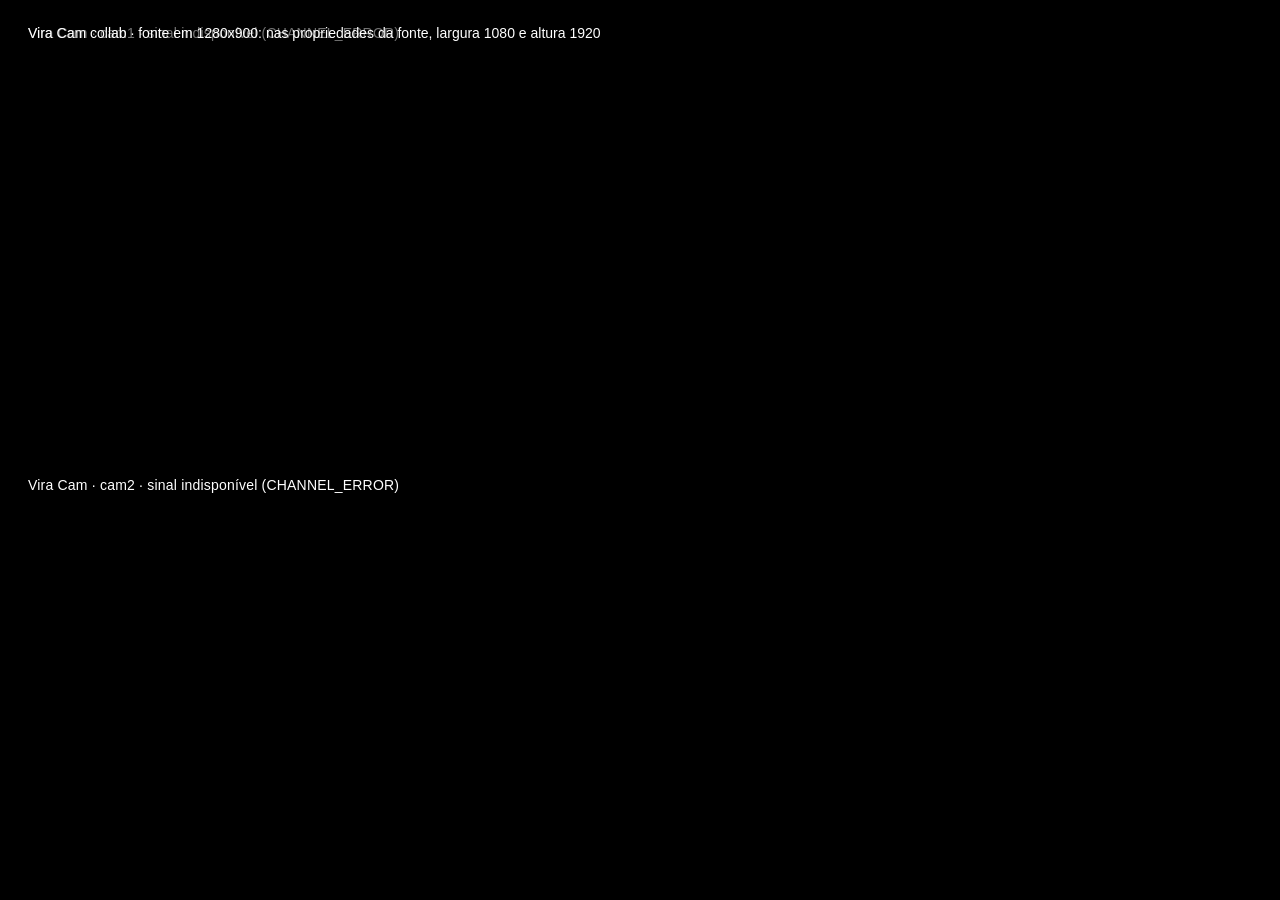
<file: collab.html>
<!doctype html>
<html lang="pt-BR">
<head>
<meta charset="utf-8">
<meta name="viewport" content="width=device-width, initial-scale=1">
<title>Vira Cam · Collab</title>
<meta name="description" content="Duas câmeras do Vira Cam numa única fonte Navegador 1080x1920 do OBS: dividido, uma pequena no canto ou lado a lado.">
<style>
html,body{margin:0;height:100%;background:#000;overflow:hidden}
#stage{position:fixed;inset:0;background:#000}
.cam{position:absolute;overflow:hidden;background:#000}
.cam iframe{width:100%;height:100%;border:0;display:block;background:#000}
.nome{position:absolute;left:3%;bottom:3%;font:600 1.5vw/1 -apple-system,BlinkMacSystemFont,"Segoe UI",Roboto,sans-serif;color:#fff;background:rgba(0,0,0,.55);padding:.7em 1em;border-radius:999px;letter-spacing:.02em;white-space:nowrap;max-width:60%;overflow:hidden;text-overflow:ellipsis}
.nome:empty{display:none}
/* dividido: A em cima, B embaixo, cada metade 1080x958 com uma linha preta de 4 px entre elas */
.dividido .a{left:0;top:0;width:100%;height:calc(50% - 2px)}
.dividido .b{left:0;top:calc(50% + 2px);width:100%;height:calc(50% - 2px)}
/* pip: A inteira; B em 360x640 no canto direito, acima da área que o Instagram cobre com os comentários */
.pip .a{left:0;top:0;width:100%;height:100%}
.pip .b{left:64.8%;top:43.75%;width:33.3%;height:33.3%;border-radius:18px;box-shadow:0 0 0 3px rgba(255,255,255,.92)}
.pip .b .nome{font-size:1.2vw;left:6%;bottom:5%}
/* lado a lado: duas metades de 540x960 (9:16 exatos, sem corte) centralizadas */
.lado .a{left:0;top:25%;width:50%;height:50%}
.lado .b{left:50%;top:25%;width:50%;height:50%}
#aviso{position:fixed;left:16px;top:16px;font:500 14px/1.4 -apple-system,BlinkMacSystemFont,"Segoe UI",Roboto,sans-serif;color:#fff;background:rgba(0,0,0,.55);padding:8px 12px;border-radius:10px;pointer-events:none;display:none}
</style>
</head>
<body>
<div id="stage">
  <div class="cam a"><iframe allow="autoplay" title="câmera A"></iframe><div class="nome" id="na"></div></div>
  <div class="cam b"><iframe allow="autoplay" title="câmera B"></iframe><div class="nome" id="nb"></div></div>
</div>
<div id="aviso"></div>
<script>
// Monta duas páginas do OBS (view.html) numa fonte só. Parâmetros:
//   a=cam1  b=cam2  k=chave  layout=dividido|pip|lado  na=Nome A  nb=Nome B
//   codec=h264  buffer=150  audio=1 (fora do OBS, para ouvir no navegador)
(() => {
  'use strict';
  const q = new URL(location.href).searchParams;
  const limpar = (s) => String(s || '').trim().toLowerCase().replace(/[^a-z0-9_-]/g, '').slice(0, 32);
  const a = limpar(q.get('a')) || 'cam1', b = limpar(q.get('b')) || 'cam2', k = limpar(q.get('k'));
  const layouts = ['dividido', 'pip', 'lado'];
  const layout = layouts.includes(q.get('layout')) ? q.get('layout') : 'dividido';
  document.getElementById('stage').className = layout;
  document.getElementById('na').textContent = (q.get('na') || '').slice(0, 30);
  document.getElementById('nb').textContent = (q.get('nb') || '').slice(0, 30);
  const extra = (q.get('codec') ? '&codec=' + encodeURIComponent(q.get('codec')) : '') + (q.get('buffer') ? '&buffer=' + encodeURIComponent(q.get('buffer')) : '') + (q.get('audio') === '1' ? '&audio=1' : '');
  const src = (sala) => 'view.html?r=' + encodeURIComponent(sala) + (k ? '&k=' + encodeURIComponent(k) : '') + '&cheio=1' + extra;
  const frames = document.querySelectorAll('iframe');
  frames[0].src = src(a);
  frames[1].src = src(b);
  // a fonte precisa ser 1080x1920: fora disso o layout sai torto
  const aviso = document.getElementById('aviso');
  function conferir() {
    const w = window.innerWidth, h = window.innerHeight;
    const ok = Math.abs(w / h - 9 / 16) < 0.01 && w >= 1080;
    aviso.textContent = ok ? '' : 'Vira Cam collab · fonte em ' + w + 'x' + h + ': nas propriedades da fonte, largura 1080 e altura 1920';
    aviso.style.display = ok ? 'none' : 'block';
  }
  window.addEventListener('resize', conferir);
  conferir();
  window.addEventListener('pagehide', () => { for (const f of frames) { try { f.contentWindow.postMessage({ nhvcam: 'fechar' }, '*'); } catch (e) {} } });
  window.__nhvcamCollab = { a, b, layout };
})();
</script>
</body>
</html>
</file>
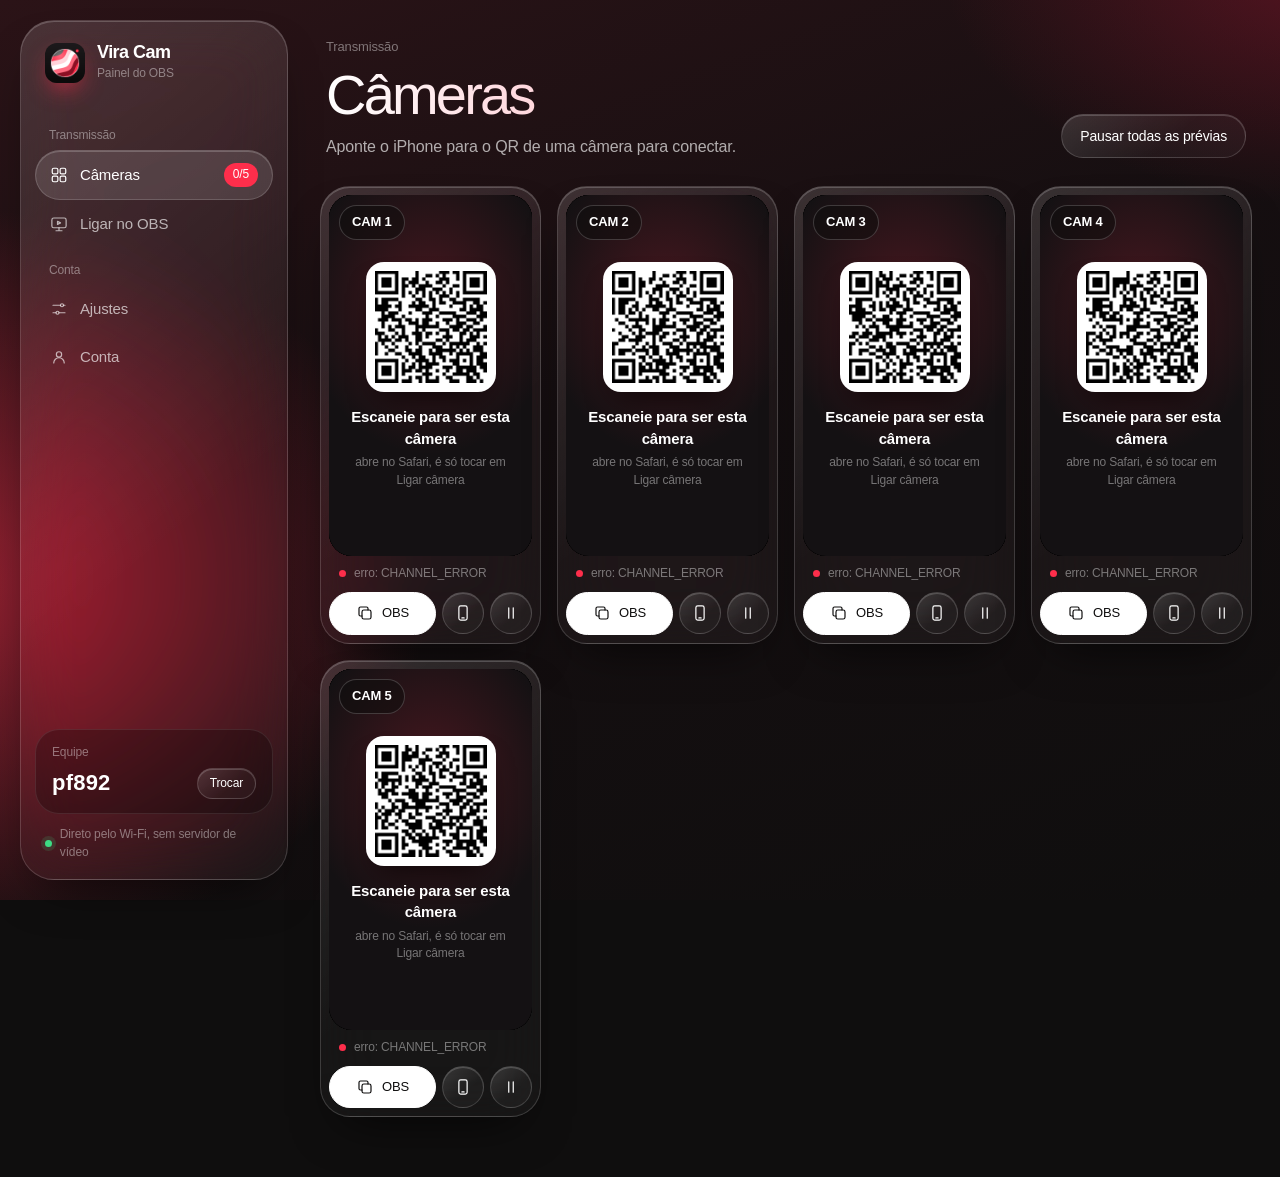
<file: painel.html>
<!doctype html>
<html lang="pt-BR">
<head>
<meta charset="utf-8">
<meta name="viewport" content="width=device-width, initial-scale=1">
<title>Vira Cam · Painel</title>
<meta name="description" content="Painel do PC: prévia das câmeras, link do OBS e QR para abrir no celular.">
<link rel="icon" type="image/png" href="icon-192.png">
<link rel="preconnect" href="https://fonts.googleapis.com"><link rel="preconnect" href="https://fonts.gstatic.com" crossorigin>
<link href="https://fonts.googleapis.com/css2?family=Inter:wght@400;500;600&display=swap" rel="stylesheet">
<link rel="apple-touch-icon" href="icon-180.png">
<style>
:root{--bg:#0f0e0e;--cinza:#4b4a4b;--red:#fe2e4b;--ink:#fff;--ink2:rgba(255,255,255,.66);--ink3:rgba(255,255,255,.42);--linha:rgba(255,255,255,.09);--ok:#3ddc84;--warn:#ffb340;--err:#fe2e4b;
  --gl:linear-gradient(140deg,rgba(255,255,255,.14),rgba(255,255,255,.035) 60%);--glb:rgba(255,255,255,.16);--glsh:inset 0 1px 0 rgba(255,255,255,.2),0 24px 50px -24px rgba(0,0,0,.75);
  --font:"Helvetica Neue",Helvetica,Inter,Arial,sans-serif}
*{box-sizing:border-box}
[hidden]{display:none!important}
html{background:var(--bg)}
body{margin:0;min-height:100vh;color:var(--ink);font:400 15px/1.45 var(--font);letter-spacing:-.01em;-webkit-font-smoothing:antialiased;
  background:radial-gradient(55% 60% at -5% 65%,rgba(254,46,75,.55),transparent 70%),radial-gradient(45% 40% at 105% -5%,rgba(150,24,48,.5),transparent 70%),linear-gradient(160deg,#2b1317 0%,#160f11 45%,#0f0e0e 100%);background-attachment:fixed}
button{font:inherit;color:inherit;letter-spacing:inherit;cursor:pointer;border-radius:999px;padding:11px 18px;background:var(--gl);font-weight:500;font-size:14px;transition:background .15s,transform .1s,border-color .15s;border:1px solid var(--glb);box-shadow:inset 0 1px 0 rgba(255,255,255,.18)}
button:hover{border-color:rgba(255,255,255,.32)}
button:active{transform:scale(.97)}
button.p{background:#fff;color:#0f0e0e;border-color:#fff;box-shadow:none}
button.r{background:var(--red);border-color:rgba(255,255,255,.25);box-shadow:0 12px 28px -12px rgba(254,46,75,.9),inset 0 1px 0 rgba(255,255,255,.3)}
button.ic{width:42px;height:42px;padding:0;display:inline-flex;align-items:center;justify-content:center}
button svg,a svg{width:18px;height:18px;stroke:currentColor;fill:none;stroke-width:1.6;stroke-linecap:round;stroke-linejoin:round}
select,input{font:inherit;color:#fff;background:rgba(255,255,255,.08);border:1px solid var(--glb);border-radius:999px;padding:10px 16px;font-size:14px}
select option{color:#000}
.vidro{background:var(--gl);border:1px solid var(--glb);box-shadow:var(--glsh);backdrop-filter:blur(30px) saturate(1.4);-webkit-backdrop-filter:blur(30px) saturate(1.4)}

.app{display:grid;grid-template-columns:268px minmax(0,1fr);gap:24px;padding:20px;min-height:100vh}
.lado{position:sticky;top:20px;height:calc(100vh - 40px);border-radius:34px;padding:22px 14px 14px;display:flex;flex-direction:column;gap:4px}
.logo{display:flex;align-items:center;gap:12px;padding:0 10px 26px}
.logo img{width:40px;height:40px;border-radius:12px;box-shadow:0 10px 24px -8px rgba(254,46,75,.9)}
.logo b{display:block;font-size:18px;font-weight:600;letter-spacing:-.03em;line-height:1}
.logo small{display:block;font-size:12px;color:var(--ink3);margin-top:4px}
.nav .sec{font-size:12px;color:var(--ink3);padding:14px 14px 6px}
.nav a{display:flex;align-items:center;gap:12px;padding:12px 14px;border-radius:999px;color:var(--ink2);text-decoration:none;font-weight:500;font-size:15px;transition:background .15s,color .15s;border:1px solid transparent}
.nav a:hover{color:#fff;background:rgba(255,255,255,.05)}
.nav a.on{background:rgba(255,255,255,.12);border-color:var(--glb);color:#fff;box-shadow:inset 0 1px 0 rgba(255,255,255,.2)}
.nav a .n{margin-left:auto;font-size:12px;background:rgba(255,255,255,.1);padding:3px 9px;border-radius:999px;color:#fff}
.nav a.on .n{background:var(--red)}
.lado .pe{margin-top:auto;display:flex;flex-direction:column;gap:8px}
.equipe{border-radius:24px;padding:14px 16px;background:rgba(0,0,0,.25);border:1px solid var(--linha)}
.equipe small{display:block;font-size:12px;color:var(--ink3)}
.equipe .linhaEq{display:flex;align-items:center;justify-content:space-between;gap:8px;margin-top:6px}
.equipe input{width:100%;min-width:0;background:none;border:0;padding:0;font-size:22px;font-weight:600;letter-spacing:.01em;color:#fff;border-radius:0}
.equipe button{padding:6px 12px;font-size:12px;flex:none}
.sinal{display:flex;align-items:center;gap:8px;font-size:12px;color:var(--ink3);padding:4px 10px}
.sinal i{width:7px;height:7px;border-radius:50%;background:var(--ok);box-shadow:0 0 0 4px rgba(61,220,132,.14)}

.conteudo{min-width:0;padding:10px 8px 40px}
.cab{display:flex;align-items:flex-end;justify-content:space-between;gap:16px;margin:8px 6px 28px;flex-wrap:wrap}
.cab .ol{font-size:13px;color:var(--ink3);margin-bottom:10px}
.cab h1{margin:0;font-size:56px;font-weight:500;letter-spacing:-.05em;line-height:1;background:linear-gradient(90deg,#fff 0%,#ffd0d7 60%,#ff6b80 100%);-webkit-background-clip:text;background-clip:text;color:transparent}
.cab p{margin:12px 0 0;color:var(--ink2);font-size:16px}
.cab p b{color:#fff;font-weight:600}
.cab .acoes{display:flex;gap:8px}

.grade{display:grid;grid-template-columns:repeat(auto-fill,minmax(190px,1fr));gap:16px;align-items:start}
.card{border-radius:30px;padding:8px;display:flex;flex-direction:column;gap:8px;min-width:0;background:var(--gl);border:1px solid var(--glb);box-shadow:var(--glsh);backdrop-filter:blur(30px) saturate(1.4);-webkit-backdrop-filter:blur(30px) saturate(1.4)}
.card[data-estado="ok"]{border-color:rgba(254,46,75,.7);box-shadow:0 0 0 1px rgba(254,46,75,.5),0 24px 50px -20px rgba(254,46,75,.45)}
.previa{position:relative;width:100%;aspect-ratio:9/16;background:#000;border-radius:23px;overflow:hidden}
.previa iframe{width:100%;height:100%;border:0;display:block;background:#000}
.previa .pausada{position:absolute;inset:0;display:flex;align-items:center;justify-content:center;color:var(--ink3);font-size:14px;text-align:center;padding:12px;background:#151214;z-index:3}
.previa .espera{position:absolute;inset:0;z-index:2;display:none;flex-direction:column;align-items:center;justify-content:center;gap:14px;padding:16px;text-align:center;background:radial-gradient(90% 60% at 50% 30%,rgba(254,46,75,.22),transparent 70%),#141113}
.card:not([data-estado="ok"]) .previa .espera{display:flex}
.espera .cod{background:#fff;padding:9px;border-radius:18px;line-height:0;box-shadow:0 16px 30px -14px rgba(0,0,0,.8)}
.espera .cod img,.espera .cod canvas{width:112px!important;height:112px!important}
.espera b{font-size:15px;font-weight:600;line-height:1.25}
.espera small{display:block;font-size:12px;color:var(--ink3);margin-top:5px}
.espera .passo{font-size:12px;color:var(--ink2);border:1px solid var(--glb);padding:6px 11px;border-radius:999px}
.previa .sobre{position:absolute;left:10px;right:10px;top:10px;display:flex;justify-content:space-between;align-items:center;pointer-events:none;z-index:4}
.card h2{margin:0;font-size:13px;font-weight:600;color:#fff;background:rgba(15,14,14,.55);border:1px solid rgba(255,255,255,.18);padding:7px 12px;border-radius:999px;white-space:nowrap}
.aoVivo{display:none;font-size:11px;font-weight:600;color:#fff;background:var(--red);padding:7px 11px;border-radius:999px;align-items:center;gap:6px;text-transform:uppercase;letter-spacing:.03em}
.aoVivo::before{content:"";width:6px;height:6px;border-radius:50%;background:#fff}
.card[data-estado="ok"] .aoVivo{display:inline-flex}
.estado{display:flex;align-items:center;gap:8px;font-size:12px;color:var(--ink3);padding:2px 10px;min-height:20px;line-height:1.3}
.estado span{overflow:hidden;text-overflow:ellipsis;white-space:nowrap}
.estado i{width:7px;height:7px;border-radius:50%;background:var(--ink3);display:inline-block;flex:none}
.estado.ok i{background:var(--ok)}.estado.warn i{background:var(--warn)}.estado.err i{background:var(--err)}
.estado.ok span{color:#fff}
.acoesCard{display:grid;grid-template-columns:1fr auto auto;gap:6px}
.acoesCard .btObs{white-space:nowrap;min-width:0}
.espera .passo{display:none}
.acoesCard .btObs{display:flex;align-items:center;justify-content:center;gap:8px;padding:11px 10px;font-size:13px}
.card .ocultos{display:none}

.passos{display:grid;grid-template-columns:repeat(auto-fit,minmax(240px,1fr));gap:16px}
.passo-c{border-radius:32px;padding:26px;min-height:230px;display:flex;flex-direction:column;gap:10px}
.passo-c .num{font-size:15px;color:var(--ink3);font-weight:500}
.passo-c h3{margin:8px 0 0;font-size:24px;font-weight:500;letter-spacing:-.035em;line-height:1.1}
.passo-c p{margin:0;color:var(--ink2);font-size:14px}
.passo-c p b{color:#fff;font-weight:600}
.passo-c .tag{align-self:flex-start;font-size:12px;color:#fff;border:1px solid var(--glb);padding:7px 12px;border-radius:999px;margin-top:auto}
.bloco-t{font-size:13px;color:var(--ink3);margin:34px 8px 12px}
.links{border-radius:32px;padding:8px}
.links .ln{display:grid;grid-template-columns:90px minmax(0,1fr) auto;align-items:center;gap:14px;padding:12px 14px;border-bottom:1px solid var(--linha)}
.links .ln:last-child{border-bottom:0}
.links .ln b{font-size:15px;font-weight:600}
.links .ln code{font:13px ui-monospace,SFMono-Regular,Menlo,monospace;color:var(--ink3);overflow:hidden;text-overflow:ellipsis;white-space:nowrap}
.dicas{display:grid;grid-template-columns:repeat(auto-fit,minmax(260px,1fr));gap:16px}
.dica{border-radius:28px;padding:22px 24px}
.dica h4{margin:0 0 6px;font-size:16px;font-weight:600}
.dica p{margin:0;color:var(--ink2);font-size:14px}

/* ajustes e conta: listas agrupadas, como ajustes de sistema */
.duas{display:grid;grid-template-columns:repeat(auto-fit,minmax(360px,1fr));gap:18px;align-items:start}
.grupo{border-radius:30px;padding:6px 22px}
.grupo h3{margin:18px 0 4px;font-size:13px;font-weight:500;color:var(--ink3)}
.item{display:flex;align-items:center;justify-content:space-between;gap:18px;padding:16px 0;border-bottom:1px solid var(--linha)}
.item:last-child{border-bottom:0}
.item label,.item .t{font-size:15px;font-weight:500}
.item small{display:block;color:var(--ink3);font-size:13px;margin-top:3px;font-weight:400;max-width:42ch}
.item select{flex:none;min-width:150px}
.item input[type=checkbox]{-webkit-appearance:none;appearance:none;width:50px;height:30px;border-radius:999px;background:rgba(255,255,255,.16);position:relative;flex:none;cursor:pointer;transition:background .2s;margin:0;padding:0;border:0}
.item input[type=checkbox]::after{content:"";position:absolute;top:2px;left:2px;width:26px;height:26px;border-radius:50%;background:#fff;transition:transform .2s}
.item input[type=checkbox]:checked{background:var(--red)}
.item input[type=checkbox]:checked::after{transform:translateX(20px)}
.perfil{border-radius:34px;padding:30px;display:flex;align-items:center;gap:24px;margin-bottom:18px;flex-wrap:wrap}
.perfil .av{width:84px;height:84px;border-radius:26px;background:url(icon-512.png) center/cover;box-shadow:0 16px 34px -12px rgba(254,46,75,.85)}
.perfil h2{margin:0;font-size:34px;font-weight:500;letter-spacing:-.04em}
.perfil p{margin:6px 0 0;color:var(--ink2)}
.perfil .plano{margin-left:auto;text-align:right}
.perfil .plano b{display:inline-block;font-size:13px;font-weight:600;background:rgba(255,255,255,.12);border:1px solid var(--glb);padding:7px 13px;border-radius:999px}
.perfil .plano small{display:block;color:var(--ink3);font-size:13px;margin-top:8px}
.aparelho{display:flex;align-items:center;gap:14px;padding:14px 0;border-bottom:1px solid var(--linha)}
.aparelho:last-child{border-bottom:0}
.aparelho .ic{width:40px;height:40px;border-radius:13px;background:rgba(255,255,255,.08);border:1px solid var(--glb);display:flex;align-items:center;justify-content:center;flex:none}
.aparelho .ic svg{width:18px;height:18px;stroke:#fff;fill:none;stroke-width:1.6}
.aparelho b{display:block;font-size:15px;font-weight:500}
.aparelho small{display:block;color:var(--ink3);font-size:12px;margin-top:2px}
.aparelho .st{margin-left:auto;font-size:12px;padding:5px 10px;border-radius:999px;border:1px solid var(--glb);color:var(--ink2);white-space:nowrap}
.aparelho .st.ok{background:rgba(61,220,132,.12);border-color:rgba(61,220,132,.4);color:var(--ok)}
.vazio{color:var(--ink3);font-size:14px;padding:16px 0}
.chaveG{font-size:44px;font-weight:600;letter-spacing:.02em}
.ajuda{display:none}
.toast{position:fixed;left:50%;bottom:28px;transform:translateX(-50%) translateY(10px);background:#fff;color:#0f0e0e;padding:12px 20px;border-radius:999px;font-weight:500;opacity:0;transition:.2s;pointer-events:none;z-index:50}
.toast.on{opacity:1;transform:translateX(-50%)}
@media (max-width:820px){.app{grid-template-columns:1fr;padding:12px}.lado{position:static;height:auto;flex-direction:row;flex-wrap:wrap;align-items:center;padding:12px;border-radius:28px}.logo{padding:0 8px 0 0}.nav{display:flex;gap:4px;flex-wrap:wrap}.nav .sec{display:none}.nav a{padding:9px 12px}.nav a span.t{display:none}.lado .pe{display:none}.cab h1{font-size:40px}.grade{grid-template-columns:1fr 1fr;gap:10px}.duas{grid-template-columns:1fr}}
</style>
</head>
<body>
<div class="app">
  <aside class="lado vidro">
    <div class="logo"><img src="icon-192.png" alt=""><div><b>Vira Cam</b><small>Painel do OBS</small></div></div>
    <nav class="nav">
      <div class="sec">Transmissão</div>
      <a href="#cameras" data-v="cameras" class="on"><svg viewBox="0 0 24 24"><rect x="3" y="3" width="7.5" height="7.5" rx="2"/><rect x="13.5" y="3" width="7.5" height="7.5" rx="2"/><rect x="3" y="13.5" width="7.5" height="7.5" rx="2"/><rect x="13.5" y="13.5" width="7.5" height="7.5" rx="2"/></svg><span class="t">Câmeras</span><span class="n" id="navN">0/5</span></a>
      <a href="#obs" data-v="obs"><svg viewBox="0 0 24 24"><rect x="2.5" y="4" width="19" height="13" rx="2.5"/><path d="M8 21h8M12 17v4"/><path d="M10 8.5l4 2-4 2z"/></svg><span class="t">Ligar no OBS</span></a>
      <div class="sec">Conta</div>
      <a href="#ajustes" data-v="ajustes"><svg viewBox="0 0 24 24"><path d="M4 7h10M18 7h2M4 17h4M12 17h8"/><circle cx="16" cy="7" r="2"/><circle cx="10" cy="17" r="2"/></svg><span class="t">Ajustes</span></a>
      <a href="#conta" data-v="conta"><svg viewBox="0 0 24 24"><circle cx="12" cy="8.5" r="3.5"/><path d="M5 20a7 7 0 0114 0"/></svg><span class="t">Conta</span></a>
      <a href="#equipe" data-v="equipe" hidden><svg viewBox="0 0 24 24"><circle cx="9" cy="8" r="3.2"/><path d="M3.5 19a5.5 5.5 0 0111 0"/><circle cx="17" cy="9" r="2.6"/><path d="M15.5 14.2a4.6 4.6 0 016 4.3"/></svg><span class="t">Equipe</span></a>
    </nav>
    <div class="pe">
      <div class="equipe"><small>Equipe</small><div class="linhaEq"><input id="inChave" autocapitalize="off" spellcheck="false" aria-label="Chave da equipe"><button id="btNovaChave">Trocar</button></div></div>
      <div class="sinal"><i></i>Direto pelo Wi-Fi, sem servidor de vídeo</div>
    </div>
  </aside>

  <div class="conteudo">
    <section class="vista" id="v-cameras">
      <div class="cab"><div><div class="ol">Transmissão</div><h1>Câmeras</h1><p id="resumo">Aponte o iPhone para o QR de uma câmera para conectar.</p></div>
        <div class="acoes"><button id="btTodas">Pausar todas as prévias</button></div></div>
      <div class="grade" id="main"><i id="ajuda" class="ajuda"></i></div>
    </section>

    <section class="vista" id="v-obs" hidden>
      <div class="cab"><div><div class="ol">Configuração única</div><h1>Ligar no OBS</h1><p>Uma vez por câmera. Depois disso o OBS reconecta sozinho em toda live.</p></div></div>
      <div class="passos">
        <div class="passo-c vidro"><span class="num">01</span><h3>Adicione uma fonte Navegador</h3><p>No OBS, em Fontes, clique em + e escolha <b>Navegador</b>. Dê o nome da câmera, por exemplo CAM 1.</p><span class="tag">fontes · + · navegador</span></div>
        <div class="passo-c vidro"><span class="num">02</span><h3>Cole o link da câmera</h3><p>Copie abaixo o link da câmera e cole no campo URL.</p><span class="tag">URL</span></div>
        <div class="passo-c vidro"><span class="num">03</span><h3>1080 x 1920</h3><p>Largura 1080 e altura 1920. Deixe <b>desmarcado</b> "Desligar a fonte quando não estiver visível".</p><span class="tag">largura · altura</span></div>
        <div class="passo-c vidro"><span class="num">04</span><h3>Som, se precisar</h3><p>Se for usar o microfone do celular, marque "Controlar áudio via OBS" na fonte.</p><span class="tag">opcional</span></div>
      </div>
      <div class="bloco-t">Links das câmeras</div><div class="links vidro" id="links"></div><div class="bloco-t">Na hora da live</div>
      <div class="dicas">
        <div class="dica vidro"><h4>Na hora da live</h4><p>iPhone em Modo Avião com Wi-Fi ligado, carregador na tomada e Safari na frente. Pause as prévias deste painel depois de conferir.</p></div>
        <div class="dica vidro"><h4>Se o Wi-Fi oscilar</h4><p>A câmera reconecta sozinha em segundos e o OBS segura o último quadro, sem texto na tela.</p></div>
        <div class="dica vidro"><h4>Imagem não chega?</h4><p>Libere o OBS no Firewall do Windows para redes privadas e confira se celular e PC estão no mesmo Wi-Fi.</p></div>
      </div>
    </section>


    <section class="vista" id="v-ajustes" hidden>
      <div class="cab"><div><div class="ol">Conta</div><h1>Ajustes</h1><p>Valem para os links do OBS e para as prévias deste painel.</p></div></div>
      <div class="duas">
        <div class="grupo vidro"><h3>Imagem no OBS</h3>
          <div class="item"><div><label for="ajFit">Ajuste na fonte</label><small>Preencher corta as sobras; Caber mostra a imagem inteira com barras.</small></div><select id="ajFit"><option value="cover">Preencher 9:16</option><option value="contain">Caber</option></select></div>
          <div class="item"><div><label for="ajCodec">Codec</label><small>H264 usa o chip do iPhone e é o que o OBS decodifica melhor.</small></div><select id="ajCodec"><option value="auto">Automático (H264)</option><option value="h264">H264</option><option value="vp9">VP9</option><option value="vp8">VP8</option></select></div>
        </div>
        <div class="grupo vidro"><h3>Este painel</h3>
          <div class="item"><div><label for="ajPrev">Abrir com as prévias pausadas</label><small>Poupa o Wi-Fi e a bateria dos iPhones durante a live.</small></div><input type="checkbox" id="ajPrev"></div>
          <div class="item"><div><span class="t">Câmeras</span><small id="ajSalas"></small></div></div>
        </div>
      </div>
    </section>

    <section class="vista" id="v-conta" hidden>
      <div class="cab"><div><div class="ol">Conta</div><h1>Conta</h1><p>Sem login: a equipe é a chave. Quem tem a chave entra.</p></div></div>
      <div class="perfil vidro"><div class="av"></div><div><h2 id="ctNome">Equipe</h2><p>Chave <b id="ctChave">-----</b> · vai no QR e no link do OBS</p></div>
        <div class="plano"><b>Gratuito</b><small>até 5 câmeras · vídeo direto, sem servidor</small></div></div>
      <div class="duas">
        <div class="grupo vidro"><h3>Aparelhos conectados agora</h3><div id="ctAparelhos"><div class="vazio">Nenhum iPhone conectado.</div></div></div>
        <div class="grupo vidro"><h3>Equipe</h3>
          <div class="item"><div><label for="ctNomeIn">Nome da equipe</label><small>Aparece só neste painel.</small></div><input id="ctNomeIn" placeholder="ex.: NHV Lives" maxlength="24" style="width:180px"></div>
          <div class="item"><div><span class="t">Trocar a chave</span><small>Desconecta todo mundo: celulares e fontes do OBS precisam abrir os links novos.</small></div><button class="r" id="btNovaChave2">Trocar chave</button></div>
        </div>
      </div>
    </section>
    <section class="vista" id="v-equipe" hidden>
      <div class="cab"><div><h1>Equipe</h1><p>A chave separa as suas câmeras de qualquer outra tela.</p></div></div>
      <div class="eqGrande vidro">
        <div class="chave" id="chaveGrande">-----</div>
        <div><h3>Chave da equipe</h3><p>Vai junto no QR e no link do OBS. Trocar a chave desconecta todo mundo: celulares e fontes do OBS precisam abrir os links novos.</p><button class="p" id="btNovaChave2">Gerar chave nova</button></div>
      </div>
      <div class="extra vidro"><span class="t">Câmeras</span><span id="salasAtivas"></span> <input id="novaSala" placeholder="outra câmera (ex.: cam6)" autocapitalize="off" spellcheck="false"> <button id="btNova">Adicionar</button></div>
    </section>
  </div>
</div>
<div class="toast" id="toast"></div>
<div hidden>
  <section id="salaCard"><div class="estado"><i></i><span></span></div><button id="btSalaPc"></button><input type="checkbox" id="chkFalar"><div id="salaPcTiles"></div></section>
  <select id="colA"></select><select id="colB"></select><select id="colLayout"><option value="dividido">dividido</option><option value="pip">pip</option><option value="lado">lado</option></select><input id="inCollab"><button id="btCollab"></button>
</div>

<template id="tplCard">
  <section class="card">
    <div class="previa"><iframe allow="autoplay" title="prévia"></iframe>
      <div class="espera"><span class="passo">aponte o iPhone</span><div class="cod"></div><div><b>Escaneie para ser esta câmera</b><small>abre no Safari, é só tocar em Ligar câmera</small></div></div>
      <div class="pausada" hidden>Prévia pausada</div>
      <div class="sobre"><h2></h2><span class="aoVivo">no ar</span></div>
    </div>
    <div class="estado"><i></i><span>conectando</span></div>
    <div class="acoesCard">
      <button class="p btObs"><svg viewBox="0 0 24 24"><rect x="8" y="8" width="12" height="12" rx="2.5"/><path d="M16 8V6a2 2 0 00-2-2H6a2 2 0 00-2 2v8a2 2 0 002 2h2"/></svg>OBS</button>
      <button class="ic btCel" title="Copiar o link do celular"><svg viewBox="0 0 24 24"><rect x="6.5" y="2.5" width="11" height="19" rx="2.5"/><path d="M10.5 18.5h3"/></svg></button>
      <button class="ic btPrevia" title="Pausar a prévia"><svg viewBox="0 0 24 24"><path d="M9 5v14M15 5v14"/></svg></button>
    </div>
    <div class="ocultos"><input readonly class="inObs"><input readonly class="inCel">
      <select class="selCodec"><option value="auto">auto</option><option value="h264">H264</option><option value="vp9">VP9</option><option value="vp8">VP8</option></select>
      <select class="selFit"><option value="cover">cover</option><option value="contain">contain</option></select></div>
  </section>
</template>

<script src="vendor/supabase.min.js"></script>
<script src="config.js"></script>
<script src="core.js"></script>
<script src="vendor/qrcode.min.js"></script>
<script>
(() => {
  'use strict';
  const CHAVE = 'nhvcam.painel.salas';
  const CHAVE_EQUIPE = 'nhvcam.chave';
  const base = location.href.split('#')[0].split('?')[0].replace(/[^/]*$/, '');
  const limpar = (s) => String(s || '').trim().toLowerCase().replace(/[^a-z0-9_-]/g, '').slice(0, 32);
  const main = document.getElementById('main'), ajuda = document.getElementById('ajuda'), tpl = document.getElementById('tplCard');
  const cards = new Map();

  // Chave da equipe: separa as nossas salas de qualquer outra tela que use os mesmos nomes (cam1...).
  // Vem da URL (?k=), senão do navegador, senão é gerada aqui e guardada.
  function gerarChave() { const a = 'abcdefghjkmnpqrstuvwxyz23456789'; let s = ''; for (let i = 0; i < 5; i++) s += a[Math.floor(Math.random() * a.length)]; return s; }
  let chave = limpar(new URL(location.href).searchParams.get('k') || '');
  if (!chave) { try { chave = limpar(localStorage.getItem(CHAVE_EQUIPE) || ''); } catch (e) {} }
  if (!chave) chave = gerarChave();
  try { localStorage.setItem(CHAVE_EQUIPE, chave); } catch (e) {}
  const comChave = (url) => url + '&k=' + encodeURIComponent(chave);
  document.getElementById('inChave').value = chave;
  document.getElementById('inChave').addEventListener('change', (e) => { const n = limpar(e.target.value); if (n && n !== chave) { try { localStorage.setItem(CHAVE_EQUIPE, n); } catch (err) {} location.search = '?k=' + n; } });
  document.getElementById('btNovaChave').addEventListener('click', () => { if (confirm('Gerar uma chave nova? Celulares e fontes do OBS vão precisar reabrir com os links novos.')) { const n = gerarChave(); try { localStorage.setItem(CHAVE_EQUIPE, n); } catch (err) {} location.search = '?k=' + n; } });

  const FIXAS = ['cam1', 'cam2', 'cam3', 'cam4', 'cam5'];
  let salas = FIXAS.slice();
  try { const extra = JSON.parse(localStorage.getItem(CHAVE)) || []; for (const s of extra) if (!salas.includes(s)) salas.push(s); } catch (e) {}
  for (const s of new URL(location.href).searchParams.getAll('r')) { const l = limpar(s); if (l && !salas.includes(l)) salas.push(l); }
  function salvarExtras() { try { localStorage.setItem(CHAVE, JSON.stringify(salas.filter((s) => !FIXAS.includes(s)))); } catch (e) {} }

  const toastEl = document.getElementById('toast'); let toastT;
  function toast(m) { toastEl.textContent = m; toastEl.classList.add('on'); clearTimeout(toastT); toastT = setTimeout(() => toastEl.classList.remove('on'), 1800); }
  function copiar(t, bt) {
    navigator.clipboard.writeText(t).then(() => toast('Link copiado')).catch(() => prompt('Copie:', t));
  }
  function contar() {
    const todos = Array.from(document.querySelectorAll('.card[data-sala]'));
    const ok = todos.filter((c) => c.dataset.estado === 'ok').length;
    document.getElementById('navN').textContent = ok + '/' + todos.length;
    document.getElementById('resumo').innerHTML = ok ? '<b>' + ok + ' de ' + todos.length + '</b> câmeras conectadas. Aponte outro iPhone para um QR para somar.' : 'Aponte o iPhone para o QR de uma câmera para conectar.';
  }

  function criarCard(sala) {
    const n = tpl.content.firstElementChild.cloneNode(true);
    n.dataset.sala = sala;
    const iframe = n.querySelector('iframe'), pausada = n.querySelector('.pausada'), btPrevia = n.querySelector('.btPrevia');
    const estado = n.querySelector('.estado'), inObs = n.querySelector('.inObs'), inCel = n.querySelector('.inCel');
    const selCodec = n.querySelector('.selCodec'), selFit = n.querySelector('.selFit');
    const rotulo = /^cam[1-5]$/.test(sala) ? 'CAM ' + sala.slice(3) : sala.toUpperCase();
    n.querySelector('h2').textContent = rotulo;
    if (!FIXAS.includes(sala)) {
      const x = document.createElement('button'); x.className = 'x'; x.textContent = 'Remover'; x.title = 'Tirar do painel';
      n.querySelector('h2').append(' ', x);
      x.addEventListener('click', () => { salas = salas.filter((s) => s !== sala); salvarExtras(); n.remove(); cards.delete(sala); pintarAtivas(); });
    }
    const linkObs = () => comChave(base + 'view.html?r=' + encodeURIComponent(sala)) + (selCodec.value !== 'auto' ? '&codec=' + selCodec.value : '') + (selFit.value !== 'cover' ? '&fit=' + selFit.value : '');
    const linkCel = comChave(base + '?r=' + encodeURIComponent(sala));
    const atualizar = () => { inObs.value = linkObs(); };
    selCodec.addEventListener('change', atualizar); selFit.addEventListener('change', atualizar);
    atualizar(); inCel.value = linkCel;
    n.querySelector('.btObs').addEventListener('click', (e) => copiar(linkObs(), e.currentTarget));
    n.querySelector('.btCel').addEventListener('click', (e) => copiar(linkCel, e.currentTarget));
    try { new QRCode(n.querySelector('.cod'), { text: linkCel, width: 264, height: 264, correctLevel: QRCode.CorrectLevel.M }); } catch (e) {}

    const srcPrevia = comChave(base + 'view.html?r=' + encodeURIComponent(sala)) + '&preview=1&hud=0';
    let ligada = true;
    const setPrevia = (on) => {
      ligada = on;
      pausada.hidden = on; btPrevia.title = on ? 'Pausar a prévia' : 'Ligar a prévia'; btPrevia.classList.toggle('p', !on);
      if (on) { iframe.src = srcPrevia; return; }
      setEstado('warn', 'prévia pausada');
      // avisa a prévia para se despedir do celular e só depois descarrega
      try { iframe.contentWindow.postMessage({ nhvcam: 'fechar' }, '*'); } catch (e) {}
      setTimeout(() => { if (!ligada) iframe.src = 'about:blank'; }, 500);
    };
    btPrevia.addEventListener('click', () => setPrevia(!ligada));
    const setEstado = (tipo, texto) => { estado.className = 'estado ' + tipo; estado.querySelector('span').textContent = texto; n.dataset.estado = tipo; contar(); };
    setPrevia(true);
    cards.set(sala, { iframe, setEstado, setPrevia, ligada: () => ligada });
    main.insertBefore(n, ajuda);
  }

  const btTodas = document.getElementById('btTodas');
  btTodas.addEventListener('click', () => {
    const algumaLigada = Array.from(cards.values()).some((c) => c.ligada());
    for (const c of cards.values()) c.setPrevia(!algumaLigada);
    btTodas.textContent = algumaLigada ? 'Ligar todas as prévias' : 'Pausar todas as prévias';
  });

  window.addEventListener('message', (e) => {
    const d = e.data; if (!d || d.nhvcam !== 'estado') return;
    for (const [, c] of cards) {
      if (c.iframe.contentWindow !== e.source) continue;
      const mapa = { conectado: 'ok', aguardando: 'warn', conectando: 'warn', erro: 'err' };
      const texto = d.estado === 'conectado' ? 'celular conectado' + (d.detalhe ? ' · ' + d.detalhe : '') : d.estado === 'aguardando' ? 'aguardando o celular' + (d.detalhe ? ' (' + d.detalhe + ')' : '') : d.estado === 'erro' ? 'erro: ' + d.detalhe : 'conectando';
      c.setEstado(mapa[d.estado] || 'warn', texto);
    }
  });

  // Sala da equipe no PC: ouvir (e falar) com quem ligou "Sala" nos celulares. Fone no PC, senão o
  // som do alto-falante volta pelo microfone do celular de quem apresenta.
  const salaEstado = document.querySelector('#salaCard .estado'), tilesPc = document.getElementById('salaPcTiles'), btSalaPc = document.getElementById('btSalaPc');
  let salaPc = null, micPc = null;
  const setSalaEstado = (tipo, t) => { salaEstado.className = 'estado ' + tipo; salaEstado.querySelector('span').textContent = t; };
  function rotuloMembro(meta) {
    meta = meta || {};
    if (meta.tipo === 'pc') return meta.nome || 'PC';
    const cam = /^cam[1-9]$/.test(meta.cam || '') ? 'CAM ' + meta.cam.slice(3) : (meta.cam || '');
    return meta.nome && meta.nome !== cam ? meta.nome + ' · ' + cam : (cam || meta.nome || 'celular');
  }
  function pintarSalaPc() {
    if (!salaPc) { setSalaEstado('', 'PC fora da sala'); return; }
    const m = salaPc.membros();
    if (salaPc.status !== 'SUBSCRIBED') setSalaEstado('warn', 'conectando ao sinal');
    else if (!m.length) setSalaEstado('warn', 'PC na sala; ninguém mais ainda (toque em Sala nos celulares)');
    else setSalaEstado(m.every((x) => x.estado === 'connected') ? 'ok' : 'warn', 'na sala: ' + m.map((x) => rotuloMembro(x.meta) + (x.estado === 'connected' ? '' : ' (conectando)')).join(', '));
  }
  function sairSalaPc() {
    if (salaPc) { salaPc.sair(); salaPc = null; }
    if (micPc) { micPc.getTracks().forEach((t) => t.stop()); micPc = null; }
    tilesPc.innerHTML = '';
    btSalaPc.textContent = 'Entrar na sala';
    pintarSalaPc();
  }
  btSalaPc.addEventListener('click', async () => {
    if (salaPc) { sairSalaPc(); return; }
    if (!window.NHVCam) { alert('A biblioteca de sinal não carregou (sem internet?)'); return; }
    if (document.getElementById('chkFalar').checked) {
      try { micPc = await navigator.mediaDevices.getUserMedia({ audio: { echoCancellation: true, noiseSuppression: true, autoGainControl: true } }); }
      catch (e) { micPc = null; alert('Sem microfone no PC (' + e.name + '): entrando só para ouvir.'); }
    }
    salaPc = new window.NHVCam.Sala({
      nome: 'sala-' + chave, meta: { tipo: 'pc', nome: 'PC do painel' }, enviar: { video: false, audio: !!micPc },
      tracks: () => ({ video: null, audio: micPc ? micPc.getAudioTracks()[0] : null }),
      onEntrou: (id, meta, stream) => {
        const d = document.createElement('div'); d.className = 'tile'; d.dataset.id = id;
        const v = document.createElement('video'); v.autoplay = true; v.playsInline = true; v.srcObject = stream;
        const s = document.createElement('span'); s.textContent = rotuloMembro(meta);
        d.append(v, s); tilesPc.append(d); v.play().catch(() => {});
      },
      onSaiu: (id) => { const d = tilesPc.querySelector('[data-id="' + id + '"]'); if (d) d.remove(); },
      onMeta: (id, meta) => { const s = tilesPc.querySelector('[data-id="' + id + '"] span'); if (s) s.textContent = rotuloMembro(meta); pintarSalaPc(); },
      onEstado: pintarSalaPc,
    });
    btSalaPc.textContent = 'Sair da sala';
    try { await salaPc.entrar(); }
    catch (e) { alert('Não conectou ao sinal: ' + ((e && e.message) || e)); sairSalaPc(); return; }
    pintarSalaPc();
  });
  window.addEventListener('pagehide', () => { if (salaPc) salaPc.sair(); });

  // Duas câmeras numa fonte só do OBS (collab.html)
  const colA = document.getElementById('colA'), colB = document.getElementById('colB'), colLayout = document.getElementById('colLayout'), inCollab = document.getElementById('inCollab');
  function pintarCollab() {
    [[colA, 'cam1'], [colB, 'cam2']].forEach(([sel, padrao]) => {
      const atual = sel.value || padrao; sel.innerHTML = '';
      for (const s of salas) { const o = document.createElement('option'); o.value = s; o.textContent = /^cam[1-5]$/.test(s) ? 'CAM ' + s.slice(3) : s; sel.append(o); }
      sel.value = salas.includes(atual) ? atual : salas[0];
    });
    inCollab.value = comChave(base + 'collab.html?a=' + encodeURIComponent(colA.value) + '&b=' + encodeURIComponent(colB.value)) + (colLayout.value !== 'dividido' ? '&layout=' + colLayout.value : '');
  }
  [colA, colB, colLayout].forEach((s) => s.addEventListener('change', pintarCollab));
  document.getElementById('btCollab').addEventListener('click', (e) => copiar(inCollab.value, e.currentTarget));

  function pintarAtivas() { document.getElementById('salasAtivas').textContent = salas.join(', '); pintarCollab(); }
  document.getElementById('btNova').addEventListener('click', () => {
    const s = limpar(document.getElementById('novaSala').value);
    if (!s || salas.includes(s)) return;
    salas.push(s); salvarExtras(); criarCard(s); pintarAtivas(); document.getElementById('novaSala').value = '';
  });
  document.getElementById('novaSala').addEventListener('keydown', (e) => { if (e.key === 'Enter') document.getElementById('btNova').click(); });

  salas.forEach(criarCard);
  pintarAtivas();
  contar();
  // links prontos no guia do OBS
  const links = document.getElementById('links');
  function pintarLinks() {
    links.innerHTML = '';
    for (const s of salas) {
      const url = comChave(base + 'view.html?r=' + encodeURIComponent(s));
      const d = document.createElement('div'); d.className = 'ln';
      const b = document.createElement('b'); b.textContent = /^cam[1-9]$/.test(s) ? 'CAM ' + s.slice(3) : s;
      const c = document.createElement('code'); c.textContent = url;
      const bt = document.createElement('button'); bt.className = 'p'; bt.textContent = 'Copiar link'; bt.addEventListener('click', () => copiar(url, bt));
      d.append(b, c, bt); links.append(d);
    }
  }
  pintarLinks();
  document.getElementById('btNova').addEventListener('click', pintarLinks);
  // chave em destaque na tela Equipe
  document.getElementById('chaveGrande').textContent = chave;
  document.getElementById('ctChave').textContent = chave;
  const AJ = 'viracam.painel.ajustes';
  let aj = {}; try { aj = JSON.parse(localStorage.getItem(AJ)) || {}; } catch (e) {}
  const salvarAj = () => { try { localStorage.setItem(AJ, JSON.stringify(aj)); } catch (e) {} };
  const ajFit = document.getElementById('ajFit'), ajCodec = document.getElementById('ajCodec'), ajPrev = document.getElementById('ajPrev');
  function aplicarAj() {
    document.querySelectorAll('.card[data-sala]').forEach((c) => {
      const f = c.querySelector('.selFit'), k = c.querySelector('.selCodec');
      f.value = aj.fit || 'cover'; k.value = aj.codec || 'auto';
      f.dispatchEvent(new Event('change')); k.dispatchEvent(new Event('change'));
    });
  }
  ajFit.value = aj.fit || 'cover'; ajCodec.value = aj.codec || 'auto'; ajPrev.checked = !!aj.prev;
  ajFit.addEventListener('change', () => { aj.fit = ajFit.value; salvarAj(); aplicarAj(); toast('Links do OBS atualizados'); });
  ajCodec.addEventListener('change', () => { aj.codec = ajCodec.value; salvarAj(); aplicarAj(); toast('Links do OBS atualizados'); });
  ajPrev.addEventListener('change', () => { aj.prev = ajPrev.checked; salvarAj(); });
  aplicarAj();
  if (aj.prev) document.getElementById('btTodas').click();
  document.getElementById('ajSalas').textContent = salas.join(', ');
  
  const ctNomeIn = document.getElementById('ctNomeIn');
  ctNomeIn.value = aj.nome || ''; document.getElementById('ctNome').textContent = aj.nome || 'Sua equipe';
  ctNomeIn.addEventListener('input', () => { aj.nome = ctNomeIn.value.trim(); salvarAj(); document.getElementById('ctNome').textContent = aj.nome || 'Sua equipe'; });
  function pintarAparelhos() {
    const box = document.getElementById('ctAparelhos'); box.innerHTML = '';
    const ligados = Array.from(document.querySelectorAll('.card[data-sala]')).filter((c) => c.dataset.estado === 'ok');
    if (!ligados.length) { box.innerHTML = '<div class="vazio">Nenhum iPhone conectado agora.</div>'; return; }
    for (const c of ligados) {
      const d = document.createElement('div'); d.className = 'aparelho';
      d.innerHTML = '<span class="ic"><svg viewBox="0 0 24 24"><rect x="6.5" y="2.5" width="11" height="19" rx="2.5"/><path d="M10.5 18.5h3"/></svg></span><div><b></b><small></small></div><span class="st ok">no ar</span>';
      d.querySelector('b').textContent = c.querySelector('h2').textContent + ' · iPhone';
      d.querySelector('small').textContent = c.querySelector('.estado span').textContent.replace(/^celular conectado · /, '');
      box.append(d);
    }
  }
  setInterval(pintarAparelhos, 2000); pintarAparelhos();
  document.getElementById('btNovaChave2').addEventListener('click', () => document.getElementById('btNovaChave').click());
  // vistas
  function mostrar(v) {
    if (!['cameras', 'obs', 'equipe', 'ajustes', 'conta'].includes(v)) v = 'cameras';
    document.querySelectorAll('.vista').forEach((e) => { e.hidden = e.id !== 'v-' + v; });
    document.querySelectorAll('.nav a').forEach((a) => a.classList.toggle('on', a.dataset.v === v));
  }
  window.addEventListener('hashchange', () => mostrar(location.hash.slice(1)));
  mostrar(location.hash.slice(1));
})();
</script>
</body>
</html>
</file>
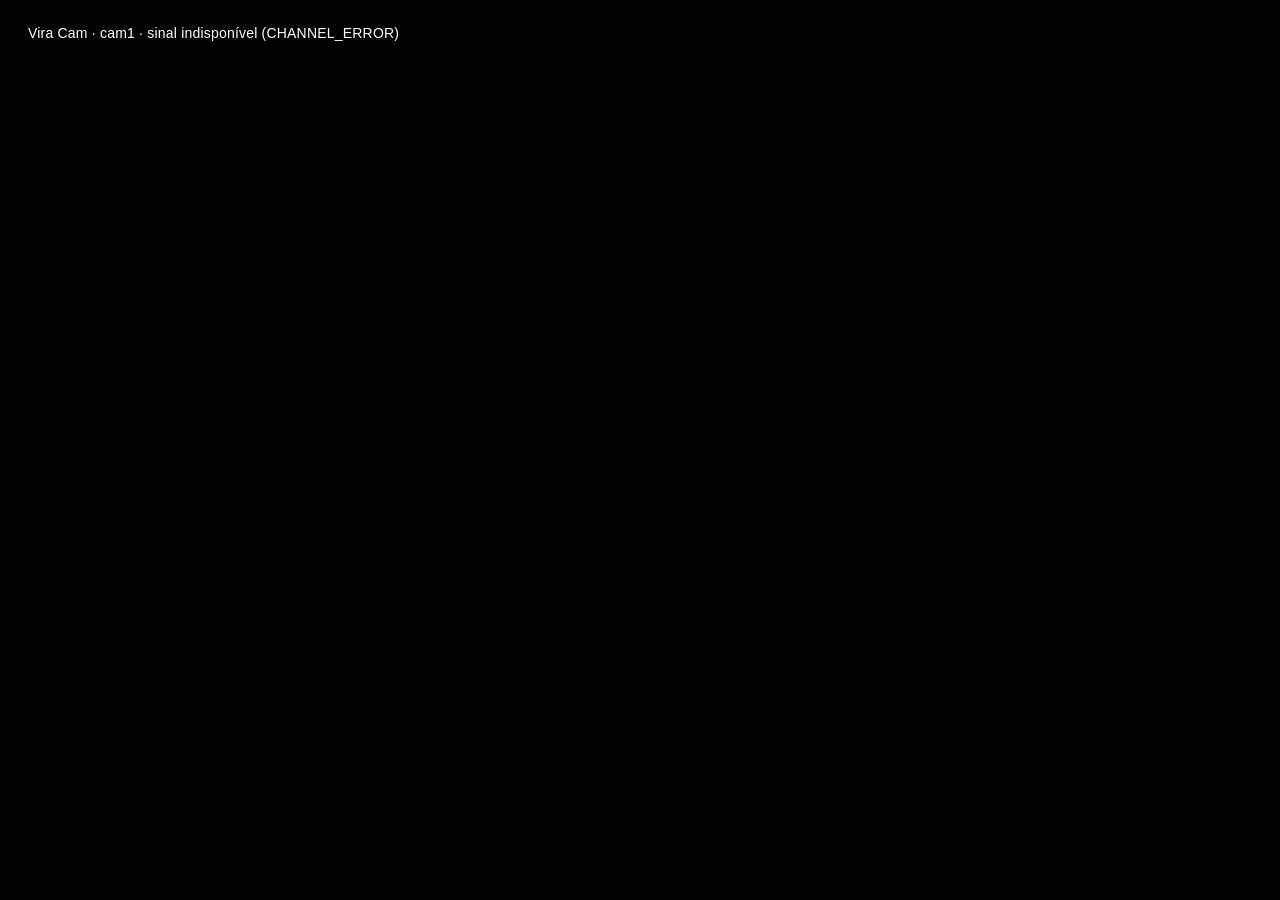
<file: view.html>
<!doctype html>
<html lang="pt-BR">
<head>
<meta charset="utf-8">
<meta name="viewport" content="width=device-width, initial-scale=1">
<title>Vira Cam · OBS</title>
<meta name="description" content="Página que o OBS abre como fonte Navegador: recebe a câmera do celular por WebRTC.">
<script>
// Esta é a página do OBS. Aberta num celular (fora do OBS e fora do painel), vai para a página do
// celular com a mesma sala e chave. Para usar um celular como monitor de verdade, acrescente &ver=1.
(function () {
  var p = new URL(location.href).searchParams;
  if (!/\bOBS\//.test(navigator.userAgent) && window.parent === window && /iPhone|iPod|Android/i.test(navigator.userAgent) && !p.has('ver')) location.replace('index.html' + location.search);
})();
</script>
<style>
html,body{margin:0;height:100%;background:#000;overflow:hidden}
#stage{position:fixed;inset:0;background:#000;overflow:hidden}
/* quadro sempre 9:16, centralizado: se a fonte do OBS não estiver em 1080x1920 a imagem continua em pé */
#quadro{position:absolute;left:50%;top:50%;transform:translate(-50%,-50%);overflow:hidden;background:#000}
video{position:absolute;inset:0;width:100%;height:100%;object-fit:cover;transform-origin:50% 50%;will-change:transform;background:transparent}
#hud{position:fixed;left:16px;top:16px;font:500 14px/1.4 -apple-system,BlinkMacSystemFont,"Segoe UI",Roboto,sans-serif;color:#fff;background:rgba(0,0,0,.55);padding:8px 12px;border-radius:10px;letter-spacing:.2px;pointer-events:none;max-width:80vw;white-space:pre-line}
#hud.oculto{display:none}
</style>
</head>
<body>
<div id="stage"><div id="quadro"><video id="v" autoplay playsinline muted></video></div></div>
<div id="hud" class="oculto"></div>

<script src="vendor/supabase.min.js"></script>
<script src="config.js"></script>
<script src="core.js"></script>
<script>
(() => {
  'use strict';
  const { Signal, LoteIce, limparSala, transformCss, ordenarCodecs, parSelecionado, caminho } = window.NHVCam;
  const CFG = window.NHVCAM_CONFIG;
  const q = new URL(location.href).searchParams;
  const salaBase = limparSala(q.get('r') || q.get('sala')) || 'cam1';
  const chave = limparSala(q.get('k'));
  const sala = chave ? salaBase + '-' + chave : salaBase;   // sala real no sinal
  const rotulo = salaBase + (chave ? ' · ' + chave : '');
  const preview = q.get('preview') === '1';          // prévia do painel: pede meia resolução
  const hudModo = q.get('hud') || 'auto';             // 1 sempre, 0 nunca, auto só antes da primeira conexão
  const codecPref = (q.get('codec') || 'auto').toLowerCase();
  const fitParam = q.get('fit');                      // cover | contain (vence o que o celular manda)
  const cheio = q.get('cheio') === '1';               // preenche a fonte inteira, seja qual for a proporção (collab.html)
  const noObs = /\bOBS\//.test(navigator.userAgent);
  const querAudio = noObs || q.get('audio') === '1';
  const noPai = window.parent && window.parent !== window;
  const v = document.getElementById('v'), hud = document.getElementById('hud');
  if (q.get('bg')) document.getElementById('stage').style.background = /^[0-9a-f]{3,8}$/i.test(q.get('bg')) ? '#' + q.get('bg') : q.get('bg');

  // Colchão de reprodução (ms): a imagem absorve oscilação do Wi-Fi em vez de travar. Padrão 150 ms
  // no OBS, 0 na prévia do painel; ajustável com &buffer=300 no link.
  const bufferMs = q.get('buffer') !== null && Number.isFinite(Number(q.get('buffer'))) ? Math.max(0, Math.min(4000, Number(q.get('buffer')))) : (preview ? 0 : 150);
  const NEGOCIACAO_MS = 10000;  // enquanto negocia, não repete o "oi"
  const DESCONECTADO_MS = 12000; // tempo para o celular recuperar por reinício de ICE antes de recomeçar do zero
  const SEM_IMAGEM_S = 15;       // conectado mas sem quadro novo por tanto tempo: recomeça

  // Tamanho que o OBS deu à fonte. O certo é 1080x1920 (ou outro 9:16 de pelo menos 1080 de largura).
  const quadro = document.getElementById('quadro');
  const fonte = { w: 0, h: 0, ok: true };
  function ajustarQuadro() {
    const w = window.innerWidth, h = window.innerHeight;
    let qw, qh;
    if (cheio) { qw = w; qh = h; }
    else if (w / h > 9 / 16) { qh = h; qw = Math.round(h * 9 / 16); } else { qw = w; qh = Math.round(w * 16 / 9); }
    quadro.style.width = qw + 'px'; quadro.style.height = qh + 'px';
    fonte.w = w; fonte.h = h; fonte.ok = cheio || (Math.abs(w / h - 9 / 16) < 0.01 && w >= 1080);
  }
  window.addEventListener('resize', ajustarQuadro);
  ajustarQuadro();
  function avisoFonte() { return fonte.ok ? '' : ' · fonte em ' + fonte.w + 'x' + fonte.h + ', defina largura 1080 e altura 1920'; }

  const view = { scale: 1, x: 0, y: 0, mirror: false, fit: fitParam || 'cover' };
  let sig = null, pc = null, dc = null, lote = null, origem = null, pendentes = [];
  let timerHello = null, timerDesc = null, conectado = false, jaConectou = false, negociandoDesde = 0;
  let ultimoFrames = -1, semFrames = 0, bytesAnt = 0, tAnt = 0;

  function aplicarView() { v.style.transform = transformCss(view); v.style.objectFit = view.fit === 'contain' ? 'contain' : 'cover'; }
  function estado(nome, detalhe) {
    if (!noPai) return;
    try { window.parent.postMessage({ nhvcam: 'estado', sala: salaBase, estado: nome, detalhe: detalhe || '' }, '*'); } catch (e) {}
  }
  // Depois da primeira conexão nunca mais aparece texto por cima do vídeo (fica o último quadro),
  // a não ser com hud=1.
  function setHud(texto) {
    const mostrar = hudModo === '1' ? true : hudModo === '0' ? false : (!conectado && !jaConectou);
    hud.textContent = texto || '';
    hud.classList.toggle('oculto', !mostrar || !texto);
  }
  function tocar() {
    v.play().catch(() => {});
    if (querAudio) { v.muted = false; v.play().catch(() => { v.muted = true; v.play().catch(() => {}); }); }
  }
  function negociando() { return !!pc && !conectado && performance.now() - negociandoDesde < NEGOCIACAO_MS; }
  function pedir() { if (sig && sig.status === 'SUBSCRIBED') sig.enviar('hello', { preview }); }
  function iniciarHello() {
    clearInterval(timerHello);
    if (!negociando()) pedir();
    timerHello = setInterval(() => {
      if (conectado) { clearInterval(timerHello); return; }
      if (negociando()) return;
      pedir();
    }, 2500);
  }
  function limparPc() {
    clearTimeout(timerDesc);
    if (pc) { try { pc.onconnectionstatechange = null; pc.ontrack = null; pc.close(); } catch (e) {} }
    pc = null; dc = null; pendentes = []; conectado = false; ultimoFrames = -1; semFrames = 0; bytesAnt = 0; tAnt = 0; negociandoDesde = 0;
  }
  function caiu(msg) { limparPc(); setHud('Vira Cam · ' + rotulo + ' · ' + msg); estado('aguardando', msg); iniciarHello(); }
  function armarQueda(meu) {
    clearTimeout(timerDesc);
    timerDesc = setTimeout(() => { if (pc === meu && meu.connectionState !== 'connected') caiu('conexão caiu, reconectando'); }, DESCONECTADO_MS);
  }
  function drenar() {
    if (!pc || !pc.remoteDescription) return;
    const fila = pendentes; pendentes = [];
    for (const c of fila) pc.addIceCandidate(c).catch((e) => console.warn('ice', e));
  }
  function preferirCodec(meu) {
    try {
      if (!(window.RTCRtpReceiver && RTCRtpReceiver.getCapabilities)) return;
      const caps = RTCRtpReceiver.getCapabilities('video');
      for (const t of meu.getTransceivers()) {
        if (t.receiver && t.receiver.track && t.receiver.track.kind === 'video' && t.setCodecPreferences) t.setCodecPreferences(ordenarCodecs(caps.codecs, codecPref));
      }
    } catch (e) { console.warn('codec', e); }
  }

  async function aoOferta(m) {
    limparPc();
    clearInterval(timerHello);
    origem = m.from;
    negociandoDesde = performance.now();
    const meu = new RTCPeerConnection({ iceServers: CFG.iceServers, bundlePolicy: 'max-bundle' });
    pc = meu;
    lote = new LoteIce((cands) => sig.enviar('ice', { candidates: cands }, origem));
    meu.onicecandidate = (e) => { if (e.candidate) lote.add(e.candidate.toJSON()); else lote.flush(); };
    meu.ontrack = (e) => {
      const ms = (e.streams && e.streams[0]) || new MediaStream([e.track]);
      if (v.srcObject !== ms) v.srcObject = ms;
      tocar();
      try {
        if (e.receiver && e.track && e.track.kind === 'video') {
          if ('jitterBufferTarget' in e.receiver) e.receiver.jitterBufferTarget = bufferMs;
          else if ('playoutDelayHint' in e.receiver) e.receiver.playoutDelayHint = bufferMs / 1000;
        }
      } catch (err) { console.warn('buffer', err); }
    };
    meu.ondatachannel = (e) => {
      dc = e.channel;
      dc.onmessage = (ev) => {
        try {
          const d = JSON.parse(ev.data);
          if (d.type === 'view') { Object.assign(view, d); if (fitParam) view.fit = fitParam; aplicarView(); }
        } catch (err) {}
      };
    };
    meu.onconnectionstatechange = () => {
      if (pc !== meu) return;
      const st = meu.connectionState;
      if (st === 'connected') { conectado = true; jaConectou = true; clearInterval(timerHello); clearTimeout(timerDesc); setHud(''); estado('conectado'); }
      else if (st === 'closed') caiu('conexão fechada, reconectando');
      else if (st === 'failed' || st === 'disconnected') { conectado = false; armarQueda(meu); estado('aguardando', 'recuperando a conexão'); }
    };
    await meu.setRemoteDescription(m.data.sdp);
    if (pc !== meu) return;
    preferirCodec(meu);
    const resposta = await meu.createAnswer();
    if (pc !== meu) return;
    await meu.setLocalDescription(resposta);
    if (pc !== meu) return;
    sig.enviar('answer', { sdp: { type: meu.localDescription.type, sdp: meu.localDescription.sdp } }, origem);
    drenar();
    setHud('Vira Cam · ' + rotulo + ' · conectando ao celular');
  }

  // Oferta de reinício de ICE do mesmo celular: responde na MESMA conexão (sem trocar o vídeo).
  async function renegociar(m) {
    const meu = pc;
    negociandoDesde = performance.now();
    await meu.setRemoteDescription(m.data.sdp);
    if (pc !== meu) return;
    const resposta = await meu.createAnswer();
    if (pc !== meu) return;
    await meu.setLocalDescription(resposta);
    if (pc !== meu) return;
    sig.enviar('answer', { sdp: { type: meu.localDescription.type, sdp: meu.localDescription.sdp } }, origem);
    drenar();
  }

  function aoReceber(m) {
    if (m.role !== 'cam') return;
    if (m.kind === 'offer') {
      const falhou = (e) => { console.warn(e); setHud('Vira Cam · ' + rotulo + ' · erro: ' + e.message); estado('erro', e.message); };
      if (pc && m.from === origem && m.data.renegociar) renegociar(m).catch((e) => { console.warn('renegociação falhou, recomeçando', e); aoOferta(m).catch(falhou); });
      else aoOferta(m).catch(falhou);
    }
    else if (m.kind === 'ice') { if (m.from !== origem) return; pendentes.push.apply(pendentes, m.data.candidates || []); drenar(); }
    else if (m.kind === 'hello') { if ((!conectado || m.from !== origem) && !negociando()) pedir(); }  // celular (re)entrou: pede oferta nova
    else if (m.kind === 'bye') { if (m.from === origem) caiu('celular saiu, aguardando'); }
  }

  // estatísticas (HUD, painel e retorno ao celular) e vigia de imagem parada
  setInterval(async () => {
    if (!pc || !conectado) return;
    try {
      const st = await pc.getStats();
      let inb = null;
      st.forEach((r) => { if (r.type === 'inbound-rtp' && (r.kind === 'video' || r.mediaType === 'video')) inb = r; });
      if (!inb) return;
      const agora = performance.now();
      const bps = tAnt ? (inb.bytesReceived - bytesAnt) * 8 / ((agora - tAnt) / 1000) : 0;
      bytesAnt = inb.bytesReceived; tAnt = agora;
      const frames = inb.framesDecoded || 0;
      if (frames === ultimoFrames) { semFrames++; if (semFrames >= SEM_IMAGEM_S) { caiu('sem imagem, reconectando'); return; } }
      else semFrames = 0;
      ultimoFrames = frames;
      const w = inb.frameWidth || v.videoWidth, h = inb.frameHeight || v.videoHeight;
      const fps = Math.round(inb.framesPerSecond || 0);
      const sel = parSelecionado(st);
      const cam = sel ? caminho(sel.loc, sel.rem) : { nome: '', grau: '' };
      const rtt = sel ? sel.rtt : null;
      const info = w + 'x' + h + ' · ' + fps + ' fps · ' + (bps / 1e6).toFixed(1) + ' Mbps' + (cam.nome ? ' · ' + cam.nome : '') + (rtt != null ? ' · ' + rtt + ' ms' : '');
      if (hudModo === '1') setHud(rotulo + ' · ' + info);
      estado('conectado', info);
      if (dc && dc.readyState === 'open') dc.send(JSON.stringify({ type: 'rx', w, h, fps, caminho: cam.nome, grau: cam.grau, rtt, vw: fonte.w, vh: fonte.h, fonteOk: fonte.ok }));
    } catch (e) {}
  }, 1000);

  (async () => {
    aplicarView();
    setHud('Vira Cam · ' + rotulo + ' · conectando ao sinal');
    estado('conectando');
    try {
      sig = new Signal(sala, 'view');
    } catch (e) { setHud('Vira Cam · ' + rotulo + ' · ' + e.message); estado('erro', e.message); return; }
    sig.onmessage = aoReceber;
    sig.onstatus = (st) => {
      if (st === 'SUBSCRIBED') { if (!conectado) { setHud('Vira Cam · ' + rotulo + ' · aguardando o celular' + avisoFonte()); estado('aguardando'); iniciarHello(); } }
      else if (st === 'CHANNEL_ERROR' || st === 'TIMED_OUT') { setHud('Vira Cam · ' + rotulo + ' · sinal indisponível (' + st + ')'); estado('erro', st); }
    };
    try { await sig.conectar(); }
    catch (e) { setHud('Vira Cam · ' + rotulo + ' · falha no sinal: ' + ((e && e.message) || e)); estado('erro', String(e)); }
  })();

  function despedir() {
    clearInterval(timerHello);
    if (sig && origem) sig.enviar('bye', {}, origem);
    limparPc();
  }
  window.addEventListener('pagehide', despedir);
  // o painel avisa antes de descarregar a prévia, para o "bye" chegar no celular com folga
  window.addEventListener('message', (e) => {
    if (!e.data || e.data.nhvcam !== 'fechar') return;
    despedir();
    setTimeout(() => { try { sig.fechar(); } catch (err) {} }, 300);
  });
  // clique na página: destrava o som quando o navegador bloqueou autoplay com áudio
  document.addEventListener('click', () => { if (querAudio) { v.muted = false; v.play().catch(() => {}); } });

  // ganchos para o teste automatizado
  window.__nhvcamView = { pc: () => pc, conectado: () => conectado, jaConectou: () => jaConectou, sala };
})();
</script>
</body>
</html>
</file>
